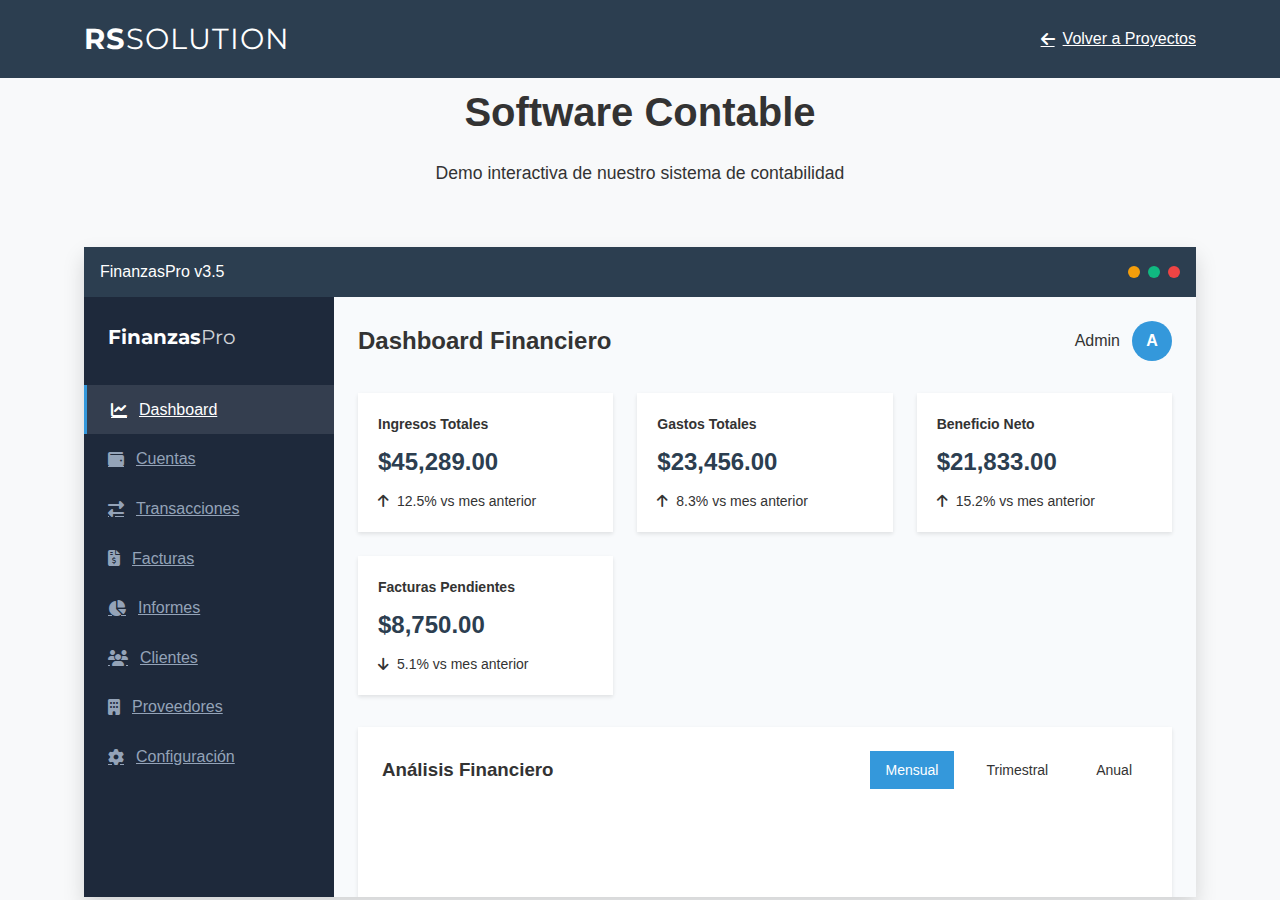
<file: demos/software-contable/index.html>
<!DOCTYPE html>
<html lang="es">
<head>
    <meta charset="UTF-8">
    <meta name="viewport" content="width=device-width, initial-scale=1.0">
    <title>Demo - Software Contable | RS SOLUTION</title>
    <link rel="stylesheet" href="../../css/styles.css">
    <link rel="stylesheet" href="https://cdnjs.cloudflare.com/ajax/libs/font-awesome/6.4.0/css/all.min.css">
    <link href="https://fonts.googleapis.com/css2?family=Roboto:wght@300;400;500;700&family=Montserrat:wght@400;500;600;700&display=swap" rel="stylesheet">
    <style>
        .demo-header {
            background-color: var(--dark-color);
            color: white;
            padding: 1rem 0;
            position: fixed;
            width: 100%;
            top: 0;
            z-index: 1000;
        }
        .demo-header .container {
            display: flex;
            justify-content: space-between;
            align-items: center;
        }
        .demo-content {
            padding-top: 80px;
            min-height: 100vh;
        }
        .demo-back {
            display: flex;
            align-items: center;
            gap: 0.5rem;
            color: white;
            font-weight: 500;
        }
        .desktop-app {
            background-color: #f8fafc;
            border-radius: var(--border-radius);
            box-shadow: var(--shadow-lg);
            overflow: hidden;
            margin: 2rem 0;
        }
        .app-titlebar {
            background-color: var(--dark-color);
            color: white;
            padding: 0.75rem 1rem;
            display: flex;
            justify-content: space-between;
            align-items: center;
        }
        .window-controls {
            display: flex;
            gap: 0.5rem;
        }
        .window-control {
            width: 12px;
            height: 12px;
            border-radius: 50%;
        }
        .control-close {
            background-color: #ef4444;
        }
        .control-minimize {
            background-color: #f59e0b;
        }
        .control-maximize {
            background-color: #10b981;
        }
        .app-sidebar {
            width: 250px;
            background-color: #1e293b;
            color: white;
            padding: 1.5rem 0;
            height: 600px;
            float: left;
        }
        .app-logo {
            padding: 0 1.5rem;
            margin-bottom: 2rem;
            font-family: 'Montserrat', sans-serif;
            font-weight: 700;
            font-size: 1.25rem;
        }
        .app-logo span {
            font-weight: 400;
            opacity: 0.8;
        }
        .sidebar-menu {
            display: flex;
            flex-direction: column;
        }
        .menu-item {
            display: flex;
            align-items: center;
            gap: 0.75rem;
            padding: 0.75rem 1.5rem;
            color: #94a3b8;
            transition: var(--transition);
        }
        .menu-item.active {
            background-color: rgba(255, 255, 255, 0.1);
            color: white;
            border-left: 3px solid var(--primary-color);
        }
        .menu-item:hover {
            background-color: rgba(255, 255, 255, 0.05);
            color: white;
        }
        .app-main {
            margin-left: 250px;
            padding: 1.5rem;
            height: 600px;
            overflow-y: auto;
        }
        .app-header {
            display: flex;
            justify-content: space-between;
            align-items: center;
            margin-bottom: 2rem;
        }
        .user-profile {
            display: flex;
            align-items: center;
            gap: 0.75rem;
        }
        .user-avatar {
            width: 40px;
            height: 40px;
            border-radius: 50%;
            background-color: var(--primary-color);
            color: white;
            display: flex;
            align-items: center;
            justify-content: center;
            font-weight: 600;
        }
        .financial-summary {
            display: grid;
            grid-template-columns: repeat(auto-fit, minmax(200px, 1fr));
            gap: 1.5rem;
            margin-bottom: 2rem;
        }
        .finance-card {
            background-color: white;
            border-radius: var(--border-radius);
            padding: 1.25rem;
            box-shadow: var(--shadow-sm);
        }
        .finance-card h3 {
            font-size: 0.875rem;
            color: var(--gray-color);
            margin-bottom: 0.5rem;
        }
        .finance-card .amount {
            font-size: 1.5rem;
            font-weight: 700;
            color: var(--dark-color);
            margin-bottom: 0.5rem;
        }
        .finance-card .trend {
            display: flex;
            align-items: center;
            gap: 0.5rem;
            font-size: 0.875rem;
        }
        .trend-up {
            color: var(--success-color);
        }
        .trend-down {
            color: var(--danger-color);
        }
        .chart-container {
            background-color: white;
            border-radius: var(--border-radius);
            padding: 1.5rem;
            box-shadow: var(--shadow-sm);
            margin-bottom: 2rem;
        }
        .chart-header {
            display: flex;
            justify-content: space-between;
            align-items: center;
            margin-bottom: 1.5rem;
        }
        .chart-tabs {
            display: flex;
            gap: 1rem;
        }
        .chart-tab {
            padding: 0.5rem 1rem;
            border-radius: var(--border-radius);
            font-size: 0.875rem;
            cursor: pointer;
        }
        .chart-tab.active {
            background-color: var(--primary-color);
            color: white;
        }
        .chart {
            height: 250px;
            background-image: url('https://i.imgur.com/ZZSgQYV.png');
            background-size: contain;
            background-position: center;
            background-repeat: no-repeat;
        }
        .recent-transactions {
            background-color: white;
            border-radius: var(--border-radius);
            padding: 1.5rem;
            box-shadow: var(--shadow-sm);
        }
        .transactions-header {
            display: flex;
            justify-content: space-between;
            align-items: center;
            margin-bottom: 1.5rem;
        }
        .transaction-table {
            width: 100%;
            border-collapse: collapse;
        }
        .transaction-table th {
            text-align: left;
            padding: 0.75rem 1rem;
            border-bottom: 1px solid var(--border-color);
            color: var(--gray-color);
            font-weight: 500;
            font-size: 0.875rem;
        }
        .transaction-table td {
            padding: 0.75rem 1rem;
            border-bottom: 1px solid var(--border-color);
        }
        .transaction-type {
            display: inline-block;
            padding: 0.25rem 0.5rem;
            border-radius: 4px;
            font-size: 0.75rem;
            font-weight: 500;
        }
        .type-income {
            background-color: #dcfce7;
            color: #16a34a;
        }
        .type-expense {
            background-color: #fee2e2;
            color: #dc2626;
        }
    </style>
</head>
<body>
    <header class="demo-header">
        <div class="container">
            <div class="logo">
                <h1>RS<span>SOLUTION</span></h1>
            </div>
            <a href="../../index.html#proyectos" class="demo-back">
                <i class="fas fa-arrow-left"></i> Volver a Proyectos
            </a>
        </div>
    </header>

    <div class="demo-content">
        <div class="container">
            <div class="section-header">
                <h2>Software Contable</h2>
                <p>Demo interactiva de nuestro sistema de contabilidad</p>
            </div>

            <div class="desktop-app">
                <div class="app-titlebar">
                    <div>FinanzasPro v3.5</div>
                    <div class="window-controls">
                        <div class="window-control control-minimize"></div>
                        <div class="window-control control-maximize"></div>
                        <div class="window-control control-close"></div>
                    </div>
                </div>
                <div class="app-sidebar">
                    <div class="app-logo">Finanzas<span>Pro</span></div>
                    <div class="sidebar-menu">
                        <a href="#" class="menu-item active">
                            <i class="fas fa-chart-line"></i>
                            <span>Dashboard</span>
                        </a>
                        <a href="#" class="menu-item">
                            <i class="fas fa-wallet"></i>
                            <span>Cuentas</span>
                        </a>
                        <a href="#" class="menu-item">
                            <i class="fas fa-exchange-alt"></i>
                            <span>Transacciones</span>
                        </a>
                        <a href="#" class="menu-item">
                            <i class="fas fa-file-invoice-dollar"></i>
                            <span>Facturas</span>
                        </a>
                        <a href="#" class="menu-item">
                            <i class="fas fa-chart-pie"></i>
                            <span>Informes</span>
                        </a>
                        <a href="#" class="menu-item">
                            <i class="fas fa-users"></i>
                            <span>Clientes</span>
                        </a>
                        <a href="#" class="menu-item">
                            <i class="fas fa-building"></i>
                            <span>Proveedores</span>
                        </a>
                        <a href="#" class="menu-item">
                            <i class="fas fa-cog"></i>
                            <span>Configuración</span>
                        </a>
                    </div>
                </div>
                <div class="app-main">
                    <div class="app-header">
                        <h2>Dashboard Financiero</h2>
                        <div class="user-profile">
                            <span>Admin</span>
                            <div class="user-avatar">A</div>
                        </div>
                    </div>

                    <div class="financial-summary">
                        <div class="finance-card">
                            <h3>Ingresos Totales</h3>
                            <div class="amount">$45,289.00</div>
                            <div class="trend trend-up">
                                <i class="fas fa-arrow-up"></i>
                                <span>12.5% vs mes anterior</span>
                            </div>
                        </div>
                        <div class="finance-card">
                            <h3>Gastos Totales</h3>
                            <div class="amount">$23,456.00</div>
                            <div class="trend trend-down">
                                <i class="fas fa-arrow-up"></i>
                                <span>8.3% vs mes anterior</span>
                            </div>
                        </div>
                        <div class="finance-card">
                            <h3>Beneficio Neto</h3>
                            <div class="amount">$21,833.00</div>
                            <div class="trend trend-up">
                                <i class="fas fa-arrow-up"></i>
                                <span>15.2% vs mes anterior</span>
                            </div>
                        </div>
                        <div class="finance-card">
                            <h3>Facturas Pendientes</h3>
                            <div class="amount">$8,750.00</div>
                            <div class="trend trend-down">
                                <i class="fas fa-arrow-down"></i>
                                <span>5.1% vs mes anterior</span>
                            </div>
                        </div>
                    </div>

                    <div class="chart-container">
                        <div class="chart-header">
                            <h3>Análisis Financiero</h3>
                            <div class="chart-tabs">
                                <div class="chart-tab active">Mensual</div>
                                <div class="chart-tab">Trimestral</div>
                                <div class="chart-tab">Anual</div>
                            </div>
                        </div>
                        <div class="chart"></div>
                    </div>

                    <div class="recent-transactions">
                        <div class="transactions-header">
                            <h3>Transacciones Recientes</h3>
                            <a href="#" class="btn btn-outline">Ver Todas</a>
                        </div>
                        <table class="transaction-table">
                            <thead>
                                <tr>
                                    <th>Fecha</th>
                                    <th>Descripción</th>
                                    <th>Categoría</th>
                                    <th>Tipo</th>
                                    <th>Monto</th>
                                </tr>
                            </thead>
                            <tbody>
                                <tr>
                                    <td>15/06/2023</td>
                                    <td>Pago de Cliente ABC</td>
                                    <td>Ventas</td>
                                    <td><span class="transaction-type type-income">Ingreso</span></td>
                                    <td>$2,500.00</td>
                                </tr>
                                <tr>
                                    <td>14/06/2023</td>
                                    <td>Pago de Alquiler</td>
                                    <td>Oficina</td>
                                    <td><span class="transaction-type type-expense">Gasto</span></td>
                                    <td>$1,200.00</td>
                                </tr>
                                <tr>
                                    <td>12/06/2023</td>
                                    <td>Factura Proveedor XYZ</td>
                                    <td>Suministros</td>
                                    <td><span class="transaction-type type-expense">Gasto</span></td>
                                    <td>$850.00</td>
                                </tr>
                                <tr>
                                    <td>10/06/2023</td>
                                    <td>Pago de Cliente DEF</td>
                                    <td>Servicios</td>
                                    <td><span class="transaction-type type-income">Ingreso</span></td>
                                    <td>$3,750.00</td>
                                </tr>
                                <tr>
                                    <td>08/06/2023</td>
                                    <td>Nómina Empleados</td>
                                    <td>Personal</td>
                                    <td><span class="transaction-type type-expense">Gasto</span></td>
                                    <td>$5,400.00</td>
                                </tr>
                            </tbody>
                        </table>
                    </div>
                </div>
            </div>
        </div>
    </div>

    <script>
        // Simple interactivity for the demo
        document.addEventListener('DOMContentLoaded', function() {
            // Chart tabs
            const chartTabs = document.querySelectorAll('.chart-tab');
            chartTabs.forEach(tab => {
                tab.addEventListener('click', function() {
                    chartTabs.forEach(t => t.classList.remove('active'));
                    this.classList.add('active');
                    
                    // Cambiar el gráfico según la pestaña seleccionada
                    const chartType = this.textContent.trim();
                    updateChart(chartType);
                });
            });

            // Menu items
            const menuItems = document.querySelectorAll('.menu-item');
            const appMain = document.querySelector('.app-main');
            const originalContent = appMain.innerHTML;
            
            menuItems.forEach(item => {
                item.addEventListener('click', function(e) {
                    e.preventDefault();
                    menuItems.forEach(i => i.classList.remove('active'));
                    this.classList.add('active');
                    
                    // Cambiar el contenido según el menú seleccionado
                    const menuText = this.querySelector('span').textContent.trim();
                    changeView(menuText, appMain, originalContent);
                });
            });
            
            // Inicializar gráfico
            initializeChart();
            
            // Hacer las tarjetas financieras interactivas
            const financeCards = document.querySelectorAll('.finance-card');
            financeCards.forEach(card => {
                card.addEventListener('click', function() {
                    showDetailModal(this);
                });
            });
            
            // Hacer las filas de transacciones interactivas
            const transactionRows = document.querySelectorAll('.transaction-table tbody tr');
            transactionRows.forEach(row => {
                row.addEventListener('click', function() {
                    showTransactionDetail(this);
                });
                row.style.cursor = 'pointer';
            });
            
            // Botón "Ver Todas" en transacciones
            const viewAllBtn = document.querySelector('.transactions-header .btn');
            viewAllBtn.addEventListener('click', function(e) {
                e.preventDefault();
                showAllTransactions();
            });
            
            // Controles de ventana
            const closeBtn = document.querySelector('.control-close');
            const minimizeBtn = document.querySelector('.control-minimize');
            const maximizeBtn = document.querySelector('.control-maximize');
            
            closeBtn.addEventListener('click', function() {
                alert('Esta es una demo. En una aplicación real, este botón cerraría la aplicación.');
            });
            
            minimizeBtn.addEventListener('click', function() {
                const desktopApp = document.querySelector('.desktop-app');
                if (desktopApp.style.opacity !== '0.5') {
                    desktopApp.style.opacity = '0.5';
                    setTimeout(() => {
                        desktopApp.style.opacity = '1';
                    }, 1500);
                }
            });
            
            maximizeBtn.addEventListener('click', function() {
                const desktopApp = document.querySelector('.desktop-app');
                if (desktopApp.style.transform !== 'scale(1.05)') {
                    desktopApp.style.transition = 'transform 0.3s ease';
                    desktopApp.style.transform = 'scale(1.05)';
                    setTimeout(() => {
                        desktopApp.style.transform = 'scale(1)';
                    }, 300);
                }
            });
            
            // Funciones para cambiar vistas
            function changeView(viewName, mainContainer, dashboardContent) {
                // Efecto de transición
                mainContainer.style.opacity = '0';
                
                setTimeout(() => {
                    switch(viewName) {
                        case 'Dashboard':
                            mainContainer.innerHTML = dashboardContent;
                            // Reinicializar eventos después de restaurar el contenido
                            initializeEvents();
                            break;
                        case 'Cuentas':
                            mainContainer.innerHTML = generateAccountsView();
                            break;
                        case 'Transacciones':
                            mainContainer.innerHTML = generateTransactionsView();
                            break;
                        case 'Facturas':
                            mainContainer.innerHTML = generateInvoicesView();
                            break;
                        case 'Informes':
                            mainContainer.innerHTML = generateReportsView();
                            break;
                        case 'Clientes':
                            mainContainer.innerHTML = generateClientsView();
                            break;
                        case 'Proveedores':
                            mainContainer.innerHTML = generateSuppliersView();
                            break;
                        case 'Configuración':
                            mainContainer.innerHTML = generateSettingsView();
                            break;
                        default:
                            mainContainer.innerHTML = dashboardContent;
                    }
                    
                    mainContainer.style.opacity = '1';
                    
                    // Inicializar eventos específicos para cada vista
                    if (viewName === 'Transacciones') {
                        initializeTransactionEvents();
                    } else if (viewName === 'Facturas') {
                        initializeInvoiceEvents();
                    } else if (viewName === 'Cuentas') {
                        initializeAccountEvents();
                    }
                }, 300);
            }
            
            function initializeEvents() {
                // Reinicializar gráfico
                initializeChart();
                
                // Reinicializar eventos de tarjetas financieras
                const financeCards = document.querySelectorAll('.finance-card');
                financeCards.forEach(card => {
                    card.addEventListener('click', function() {
                        showDetailModal(this);
                    });
                });
                
                // Reinicializar eventos de filas de transacciones
                const transactionRows = document.querySelectorAll('.transaction-table tbody tr');
                transactionRows.forEach(row => {
                    row.addEventListener('click', function() {
                        showTransactionDetail(this);
                    });
                    row.style.cursor = 'pointer';
                });
                
                // Reinicializar eventos de pestañas de gráficos
                const chartTabs = document.querySelectorAll('.chart-tab');
                chartTabs.forEach(tab => {
                    tab.addEventListener('click', function() {
                        chartTabs.forEach(t => t.classList.remove('active'));
                        this.classList.add('active');
                        
                        // Cambiar el gráfico según la pestaña seleccionada
                        const chartType = this.textContent.trim();
                        updateChart(chartType);
                    });
                });
                
                // Reinicializar botón "Ver Todas"
                const viewAllBtn = document.querySelector('.transactions-header .btn');
                if (viewAllBtn) {
                    viewAllBtn.addEventListener('click', function(e) {
                        e.preventDefault();
                        showAllTransactions();
                    });
                }
            }
            
            // Funciones para generar vistas
            function generateAccountsView() {
                return `
                    <div class="app-header">
                        <h2>Cuentas Bancarias</h2>
                        <div class="user-profile">
                            <span>Admin</span>
                            <div class="user-avatar">A</div>
                        </div>
                    </div>
                    
                    <div class="accounts-container">
                        <div class="accounts-header" style="display: flex; justify-content: space-between; margin-bottom: 1.5rem;">
                            <h3>Mis Cuentas</h3>
                            <button class="btn btn-primary" style="background-color: var(--primary-color); color: white; padding: 0.5rem 1rem; border-radius: 4px; border: none; cursor: pointer;">+ Nueva Cuenta</button>
                        </div>
                        
                        <div class="accounts-grid" style="display: grid; grid-template-columns: repeat(auto-fill, minmax(300px, 1fr)); gap: 1.5rem;">
                            <div class="account-card" style="background-color: white; border-radius: var(--border-radius); padding: 1.5rem; box-shadow: var(--shadow-sm); cursor: pointer;">
                                <div style="display: flex; justify-content: space-between; margin-bottom: 1rem;">
                                    <div style="font-weight: 600; color: var(--dark-color);">Cuenta Principal</div>
                                    <div style="color: var(--gray-color);">Banco Nacional</div>
                                </div>
                                <div style="font-size: 1.5rem; font-weight: 700; margin-bottom: 1rem;">$34,567.89</div>
                                <div style="color: var(--gray-color); font-size: 0.875rem;">**** **** **** 4589</div>
                            </div>
                            
                            <div class="account-card" style="background-color: white; border-radius: var(--border-radius); padding: 1.5rem; box-shadow: var(--shadow-sm); cursor: pointer;">
                                <div style="display: flex; justify-content: space-between; margin-bottom: 1rem;">
                                    <div style="font-weight: 600; color: var(--dark-color);">Cuenta de Ahorros</div>
                                    <div style="color: var(--gray-color);">Banco Comercial</div>
                                </div>
                                <div style="font-size: 1.5rem; font-weight: 700; margin-bottom: 1rem;">$12,345.67</div>
                                <div style="color: var(--gray-color); font-size: 0.875rem;">**** **** **** 7823</div>
                            </div>
                            
                            <div class="account-card" style="background-color: white; border-radius: var(--border-radius); padding: 1.5rem; box-shadow: var(--shadow-sm); cursor: pointer;">
                                <div style="display: flex; justify-content: space-between; margin-bottom: 1rem;">
                                    <div style="font-weight: 600; color: var(--dark-color);">Cuenta de Inversiones</div>
                                    <div style="color: var(--gray-color);">Banco Internacional</div>
                                </div>
                                <div style="font-size: 1.5rem; font-weight: 700; margin-bottom: 1rem;">$78,901.23</div>
                                <div style="color: var(--gray-color); font-size: 0.875rem;">**** **** **** 1456</div>
                            </div>
                        </div>
                        
                        <div style="margin-top: 2rem;">
                            <h3 style="margin-bottom: 1rem;">Movimientos Recientes</h3>
                            <table class="transaction-table">
                                <thead>
                                    <tr>
                                        <th>Fecha</th>
                                        <th>Descripción</th>
                                        <th>Cuenta</th>
                                        <th>Monto</th>
                                        <th>Saldo</th>
                                    </tr>
                                </thead>
                                <tbody>
                                    <tr>
                                        <td>18/06/2023</td>
                                        <td>Transferencia Recibida</td>
                                        <td>Cuenta Principal</td>
                                        <td style="color: #16a34a;">+$1,500.00</td>
                                        <td>$34,567.89</td>
                                    </tr>
                                    <tr>
                                        <td>17/06/2023</td>
                                        <td>Pago de Servicios</td>
                                        <td>Cuenta Principal</td>
                                        <td style="color: #dc2626;">-$250.00</td>
                                        <td>$33,067.89</td>
                                    </tr>
                                    <tr>
                                        <td>15/06/2023</td>
                                        <td>Depósito</td>
                                        <td>Cuenta de Ahorros</td>
                                        <td style="color: #16a34a;">+$2,000.00</td>
                                        <td>$12,345.67</td>
                                    </tr>
                                </tbody>
                            </table>
                        </div>
                    </div>
                `;
            }
            
            function generateTransactionsView() {
                return `
                    <div class="app-header">
                        <h2>Transacciones</h2>
                        <div class="user-profile">
                            <span>Admin</span>
                            <div class="user-avatar">A</div>
                        </div>
                    </div>
                    
                    <div class="transactions-filters" style="display: flex; gap: 1rem; margin-bottom: 1.5rem;">
                        <div style="flex: 1;">
                            <input type="text" placeholder="Buscar transacciones..." style="width: 100%; padding: 0.75rem; border: 1px solid var(--border-color); border-radius: 4px;">
                        </div>
                        <div>
                            <select style="padding: 0.75rem; border: 1px solid var(--border-color); border-radius: 4px;">
                                <option>Todos los tipos</option>
                                <option>Ingresos</option>
                                <option>Gastos</option>
                            </select>
                        </div>
                        <div>
                            <select style="padding: 0.75rem; border: 1px solid var(--border-color); border-radius: 4px;">
                                <option>Todas las categorías</option>
                                <option>Ventas</option>
                                <option>Oficina</option>
                                <option>Suministros</option>
                                <option>Servicios</option>
                                <option>Personal</option>
                            </select>
                        </div>
                        <button class="btn btn-primary" style="background-color: var(--primary-color); color: white; padding: 0.5rem 1rem; border-radius: 4px; border: none; cursor: pointer;">+ Nueva Transacción</button>
                    </div>
                    
                    <div class="transactions-list" style="background-color: white; border-radius: var(--border-radius); padding: 1.5rem; box-shadow: var(--shadow-sm);">
                        <table class="transaction-table">
                            <thead>
                                <tr>
                                    <th>Fecha</th>
                                    <th>Descripción</th>
                                    <th>Categoría</th>
                                    <th>Tipo</th>
                                    <th>Monto</th>
                                    <th>Acciones</th>
                                </tr>
                            </thead>
                            <tbody>
                                <tr>
                                    <td>20/06/2023</td>
                                    <td>Venta de Servicios Premium</td>
                                    <td>Ventas</td>
                                    <td><span class="transaction-type type-income">Ingreso</span></td>
                                    <td>$4,200.00</td>
                                    <td>
                                        <div style="display: flex; gap: 0.5rem;">
                                            <button class="edit-transaction" style="background: none; border: none; color: var(--primary-color); cursor: pointer;"><i class="fas fa-edit"></i></button>
                                            <button class="delete-transaction" style="background: none; border: none; color: #dc2626; cursor: pointer;"><i class="fas fa-trash"></i></button>
                                        </div>
                                    </td>
                                </tr>
                                <tr>
                                    <td>18/06/2023</td>
                                    <td>Compra de Equipos</td>
                                    <td>Oficina</td>
                                    <td><span class="transaction-type type-expense">Gasto</span></td>
                                    <td>$1,800.00</td>
                                    <td>
                                        <div style="display: flex; gap: 0.5rem;">
                                            <button class="edit-transaction" style="background: none; border: none; color: var(--primary-color); cursor: pointer;"><i class="fas fa-edit"></i></button>
                                            <button class="delete-transaction" style="background: none; border: none; color: #dc2626; cursor: pointer;"><i class="fas fa-trash"></i></button>
                                        </div>
                                    </td>
                                </tr>
                                <tr>
                                    <td>15/06/2023</td>
                                    <td>Pago de Cliente ABC</td>
                                    <td>Ventas</td>
                                    <td><span class="transaction-type type-income">Ingreso</span></td>
                                    <td>$2,500.00</td>
                                    <td>
                                        <div style="display: flex; gap: 0.5rem;">
                                            <button class="edit-transaction" style="background: none; border: none; color: var(--primary-color); cursor: pointer;"><i class="fas fa-edit"></i></button>
                                            <button class="delete-transaction" style="background: none; border: none; color: #dc2626; cursor: pointer;"><i class="fas fa-trash"></i></button>
                                        </div>
                                    </td>
                                </tr>
                                <tr>
                                    <td>14/06/2023</td>
                                    <td>Pago de Alquiler</td>
                                    <td>Oficina</td>
                                    <td><span class="transaction-type type-expense">Gasto</span></td>
                                    <td>$1,200.00</td>
                                    <td>
                                        <div style="display: flex; gap: 0.5rem;">
                                            <button class="edit-transaction" style="background: none; border: none; color: var(--primary-color); cursor: pointer;"><i class="fas fa-edit"></i></button>
                                            <button class="delete-transaction" style="background: none; border: none; color: #dc2626; cursor: pointer;"><i class="fas fa-trash"></i></button>
                                        </div>
                                    </td>
                                </tr>
                                <tr>
                                    <td>12/06/2023</td>
                                    <td>Factura Proveedor XYZ</td>
                                    <td>Suministros</td>
                                    <td><span class="transaction-type type-expense">Gasto</span></td>
                                    <td>$850.00</td>
                                    <td>
                                        <div style="display: flex; gap: 0.5rem;">
                                            <button class="edit-transaction" style="background: none; border: none; color: var(--primary-color); cursor: pointer;"><i class="fas fa-edit"></i></button>
                                            <button class="delete-transaction" style="background: none; border: none; color: #dc2626; cursor: pointer;"><i class="fas fa-trash"></i></button>
                                        </div>
                                    </td>
                                </tr>
                                <tr>
                                    <td>10/06/2023</td>
                                    <td>Pago de Cliente DEF</td>
                                    <td>Servicios</td>
                                    <td><span class="transaction-type type-income">Ingreso</span></td>
                                    <td>$3,750.00</td>
                                    <td>
                                        <div style="display: flex; gap: 0.5rem;">
                                            <button class="edit-transaction" style="background: none; border: none; color: var(--primary-color); cursor: pointer;"><i class="fas fa-edit"></i></button>
                                            <button class="delete-transaction" style="background: none; border: none; color: #dc2626; cursor: pointer;"><i class="fas fa-trash"></i></button>
                                        </div>
                                    </td>
                                </tr>
                                <tr>
                                    <td>08/06/2023</td>
                                    <td>Nómina Empleados</td>
                                    <td>Personal</td>
                                    <td><span class="transaction-type type-expense">Gasto</span></td>
                                    <td>$5,400.00</td>
                                    <td>
                                        <div style="display: flex; gap: 0.5rem;">
                                            <button class="edit-transaction" style="background: none; border: none; color: var(--primary-color); cursor: pointer;"><i class="fas fa-edit"></i></button>
                                            <button class="delete-transaction" style="background: none; border: none; color: #dc2626; cursor: pointer;"><i class="fas fa-trash"></i></button>
                                        </div>
                                    </td>
                                </tr>
                            </tbody>
                        </table>
                        
                        <div style="display: flex; justify-content: space-between; align-items: center; margin-top: 1.5rem;">
                            <div>Mostrando 1-7 de 24 transacciones</div>
                            <div style="display: flex; gap: 0.5rem;">
                                <button style="width: 30px; height: 30px; display: flex; align-items: center; justify-content: center; border-radius: 4px; border: 1px solid var(--border-color); background: none; cursor: pointer;"><i class="fas fa-chevron-left"></i></button>
                                <button style="width: 30px; height: 30px; display: flex; align-items: center; justify-content: center; border-radius: 4px; border: 1px solid var(--border-color); background: var(--primary-color); color: white; cursor: pointer;">1</button>
                                <button style="width: 30px; height: 30px; display: flex; align-items: center; justify-content: center; border-radius: 4px; border: 1px solid var(--border-color); background: none; cursor: pointer;">2</button>
                                <button style="width: 30px; height: 30px; display: flex; align-items: center; justify-content: center; border-radius: 4px; border: 1px solid var(--border-color); background: none; cursor: pointer;">3</button>
                                <button style="width: 30px; height: 30px; display: flex; align-items: center; justify-content: center; border-radius: 4px; border: 1px solid var(--border-color); background: none; cursor: pointer;"><i class="fas fa-chevron-right"></i></button>
                            </div>
                        </div>
                    </div>
                `;
            }
            
            function generateInvoicesView() {
                return `
                    <div class="app-header">
                        <h2>Facturas</h2>
                        <div class="user-profile">
                            <span>Admin</span>
                            <div class="user-avatar">A</div>
                        </div>
                    </div>
                    
                    <div class="invoices-tabs" style="display: flex; gap: 1rem; margin-bottom: 1.5rem;">
                        <div class="invoice-tab active" style="padding: 0.75rem 1.5rem; background-color: var(--primary-color); color: white; border-radius: 4px; cursor: pointer;">Emitidas</div>
                        <div class="invoice-tab" style="padding: 0.75rem 1.5rem; background-color: #f1f5f9; border-radius: 4px; cursor: pointer;">Recibidas</div>
                        <div class="invoice-tab" style="padding: 0.75rem 1.5rem; background-color: #f1f5f9; border-radius: 4px; cursor: pointer;">Pendientes</div>
                        <div class="invoice-tab" style="padding: 0.75rem 1.5rem; background-color: #f1f5f9; border-radius: 4px; cursor: pointer;">Pagadas</div>
                        <button class="btn btn-primary" style="margin-left: auto; background-color: var(--primary-color); color: white; padding: 0.5rem 1rem; border-radius: 4px; border: none; cursor: pointer;">+ Nueva Factura</button>
                    </div>
                    
                    <div class="invoices-list" style="background-color: white; border-radius: var(--border-radius); padding: 1.5rem; box-shadow: var(--shadow-sm);">
                        <table class="transaction-table">
                            <thead>
                                <tr>
                                    <th>Nº Factura</th>
                                    <th>Cliente</th>
                                    <th>Fecha Emisión</th>
                                    <th>Fecha Vencimiento</th>
                                    <th>Estado</th>
                                    <th>Monto</th>
                                    <th>Acciones</th>
                                </tr>
                            </thead>
                            <tbody>
                                <tr>
                                    <td>FAC-2023-001</td>
                                    <td>Cliente ABC S.A.</td>
                                    <td>20/06/2023</td>
                                    <td>20/07/2023</td>
                                    <td><span style="display: inline-block; padding: 0.25rem 0.5rem; border-radius: 4px; font-size: 0.75rem; font-weight: 500; background-color: #fee2e2; color: #dc2626;">Pendiente</span></td>
                                    <td>$4,200.00</td>
                                    <td>
                                        <div style="display: flex; gap: 0.5rem;">
                                            <button style="background: none; border: none; color: var(--primary-color); cursor: pointer;"><i class="fas fa-eye"></i></button>
                                            <button style="background: none; border: none; color: var(--primary-color); cursor: pointer;"><i class="fas fa-edit"></i></button>
                                            <button style="background: none; border: none; color: #dc2626; cursor: pointer;"><i class="fas fa-trash"></i></button>
                                        </div>
                                    </td>
                                </tr>
                                <tr>
                                    <td>FAC-2023-002</td>
                                    <td>Empresa XYZ Ltda.</td>
                                    <td>15/06/2023</td>
                                    <td>15/07/2023</td>
                                    <td><span style="display: inline-block; padding: 0.25rem 0.5rem; border-radius: 4px; font-size: 0.75rem; font-weight: 500; background-color: #dcfce7; color: #16a34a;">Pagada</span></td>
                                    <td>$2,500.00</td>
                                    <td>
                                        <div style="display: flex; gap: 0.5rem;">
                                            <button style="background: none; border: none; color: var(--primary-color); cursor: pointer;"><i class="fas fa-eye"></i></button>
                                            <button style="background: none; border: none; color: var(--primary-color); cursor: pointer;"><i class="fas fa-edit"></i></button>
                                            <button style="background: none; border: none; color: #dc2626; cursor: pointer;"><i class="fas fa-trash"></i></button>
                                        </div>
                                    </td>
                                </tr>
                                <tr>
                                    <td>FAC-2023-003</td>
                                    <td>Corporación DEF</td>
                                    <td>10/06/2023</td>
                                    <td>10/07/2023</td>
                                    <td><span style="display: inline-block; padding: 0.25rem 0.5rem; border-radius: 4px; font-size: 0.75rem; font-weight: 500; background-color: #dcfce7; color: #16a34a;">Pagada</span></td>
                                    <td>$3,750.00</td>
                                    <td>
                                        <div style="display: flex; gap: 0.5rem;">
                                            <button style="background: none; border: none; color: var(--primary-color); cursor: pointer;"><i class="fas fa-eye"></i></button>
                                            <button style="background: none; border: none; color: var(--primary-color); cursor: pointer;"><i class="fas fa-edit"></i></button>
                                            <button style="background: none; border: none; color: #dc2626; cursor: pointer;"><i class="fas fa-trash"></i></button>
                                        </div>
                                    </td>
                                </tr>
                                <tr>
                                    <td>FAC-2023-004</td>
                                    <td>Industrias GHI</td>
                                    <td>05/06/2023</td>
                                    <td>05/07/2023</td>
                                    <td><span style="display: inline-block; padding: 0.25rem 0.5rem; border-radius: 4px; font-size: 0.75rem; font-weight: 500; background-color: #fee2e2; color: #dc2626;">Pendiente</span></td>
                                    <td>$1,850.00</td>
                                    <td>
                                        <div style="display: flex; gap: 0.5rem;">
                                            <button style="background: none; border: none; color: var(--primary-color); cursor: pointer;"><i class="fas fa-eye"></i></button>
                                            <button style="background: none; border: none; color: var(--primary-color); cursor: pointer;"><i class="fas fa-edit"></i></button>
                                            <button style="background: none; border: none; color: #dc2626; cursor: pointer;"><i class="fas fa-trash"></i></button>
                                        </div>
                                    </td>
                                </tr>
                                <tr>
                                                                        <td>FAC-2023-005</td>
                                    <td>Consultora JKL</td>
                                    <td>01/06/2023</td>
                                    <td>01/07/2023</td>
                                    <td><span style="display: inline-block; padding: 0.25rem 0.5rem; border-radius: 4px; font-size: 0.75rem; font-weight: 500; background-color: #fee2e2; color: #dc2626;">Pendiente</span></td>
                                    <td>$950.00</td>
                                    <td>
                                        <div style="display: flex; gap: 0.5rem;">
                                            <button style="background: none; border: none; color: var(--primary-color); cursor: pointer;"><i class="fas fa-eye"></i></button>
                                            <button style="background: none; border: none; color: var(--primary-color); cursor: pointer;"><i class="fas fa-edit"></i></button>
                                            <button style="background: none; border: none; color: #dc2626; cursor: pointer;"><i class="fas fa-trash"></i></button>
                                        </div>
                                    </td>
                                </tr>
                            </tbody>
                        </table>
                        
                        <div style="display: flex; justify-content: space-between; align-items: center; margin-top: 1.5rem;">
                            <div>Mostrando 1-5 de 15 facturas</div>
                            <div style="display: flex; gap: 0.5rem;">
                                <button style="width: 30px; height: 30px; display: flex; align-items: center; justify-content: center; border-radius: 4px; border: 1px solid var(--border-color); background: none; cursor: pointer;"><i class="fas fa-chevron-left"></i></button>
                                <button style="width: 30px; height: 30px; display: flex; align-items: center; justify-content: center; border-radius: 4px; border: 1px solid var(--border-color); background: var(--primary-color); color: white; cursor: pointer;">1</button>
                                <button style="width: 30px; height: 30px; display: flex; align-items: center; justify-content: center; border-radius: 4px; border: 1px solid var(--border-color); background: none; cursor: pointer;">2</button>
                                <button style="width: 30px; height: 30px; display: flex; align-items: center; justify-content: center; border-radius: 4px; border: 1px solid var(--border-color); background: none; cursor: pointer;">3</button>
                                <button style="width: 30px; height: 30px; display: flex; align-items: center; justify-content: center; border-radius: 4px; border: 1px solid var(--border-color); background: none; cursor: pointer;"><i class="fas fa-chevron-right"></i></button>
                            </div>
                        </div>
                    </div>
                `;
            }
            
            function generateReportsView() {
                return `
                    <div class="app-header">
                        <h2>Informes Financieros</h2>
                        <div class="user-profile">
                            <span>Admin</span>
                            <div class="user-avatar">A</div>
                        </div>
                    </div>
                    
                    <div class="reports-container">
                        <div class="reports-filters" style="display: flex; gap: 1rem; margin-bottom: 1.5rem;">
                            <div>
                                <select style="padding: 0.75rem; border: 1px solid var(--border-color); border-radius: 4px;">
                                    <option>Tipo de Informe</option>
                                    <option>Balance General</option>
                                    <option>Estado de Resultados</option>
                                    <option>Flujo de Efectivo</option>
                                    <option>Impuestos</option>
                                    <option>Ventas</option>
                                </select>
                            </div>
                            <div>
                                <select style="padding: 0.75rem; border: 1px solid var(--border-color); border-radius: 4px;">
                                    <option>Periodo</option>
                                    <option>Este Mes</option>
                                    <option>Último Trimestre</option>
                                    <option>Este Año</option>
                                    <option>Año Anterior</option>
                                    <option>Personalizado</option>
                                </select>
                            </div>
                            <button class="btn btn-primary" style="background-color: var(--primary-color); color: white; padding: 0.5rem 1rem; border-radius: 4px; border: none; cursor: pointer;">Generar Informe</button>
                        </div>
                        
                        <div class="reports-grid" style="display: grid; grid-template-columns: repeat(auto-fill, minmax(300px, 1fr)); gap: 1.5rem;">
                            <div class="report-card" style="background-color: white; border-radius: var(--border-radius); padding: 1.5rem; box-shadow: var(--shadow-sm); cursor: pointer;">
                                <div style="display: flex; align-items: center; margin-bottom: 1rem;">
                                    <div style="width: 40px; height: 40px; border-radius: 8px; background-color: #e0f2fe; display: flex; align-items: center; justify-content: center; margin-right: 1rem;">
                                        <i class="fas fa-file-alt" style="color: var(--primary-color);"></i>
                                    </div>
                                    <div style="font-weight: 600; color: var(--dark-color);">Balance General</div>
                                </div>
                                <div style="color: var(--gray-color); font-size: 0.875rem; margin-bottom: 1rem;">Último informe generado: 15/06/2023</div>
                                <div style="display: flex; justify-content: space-between; align-items: center;">
                                    <span style="color: var(--primary-color); font-weight: 500;">Ver Informe</span>
                                    <i class="fas fa-arrow-right" style="color: var(--primary-color);"></i>
                                </div>
                            </div>
                            
                            <div class="report-card" style="background-color: white; border-radius: var(--border-radius); padding: 1.5rem; box-shadow: var(--shadow-sm); cursor: pointer;">
                                <div style="display: flex; align-items: center; margin-bottom: 1rem;">
                                    <div style="width: 40px; height: 40px; border-radius: 8px; background-color: #e0f2fe; display: flex; align-items: center; justify-content: center; margin-right: 1rem;">
                                        <i class="fas fa-chart-line" style="color: var(--primary-color);"></i>
                                    </div>
                                    <div style="font-weight: 600; color: var(--dark-color);">Estado de Resultados</div>
                                </div>
                                <div style="color: var(--gray-color); font-size: 0.875rem; margin-bottom: 1rem;">Último informe generado: 10/06/2023</div>
                                <div style="display: flex; justify-content: space-between; align-items: center;">
                                    <span style="color: var(--primary-color); font-weight: 500;">Ver Informe</span>
                                    <i class="fas fa-arrow-right" style="color: var(--primary-color);"></i>
                                </div>
                            </div>
                            
                            <div class="report-card" style="background-color: white; border-radius: var(--border-radius); padding: 1.5rem; box-shadow: var(--shadow-sm); cursor: pointer;">
                                <div style="display: flex; align-items: center; margin-bottom: 1rem;">
                                    <div style="width: 40px; height: 40px; border-radius: 8px; background-color: #e0f2fe; display: flex; align-items: center; justify-content: center; margin-right: 1rem;">
                                        <i class="fas fa-money-bill-wave" style="color: var(--primary-color);"></i>
                                    </div>
                                    <div style="font-weight: 600; color: var(--dark-color);">Flujo de Efectivo</div>
                                </div>
                                <div style="color: var(--gray-color); font-size: 0.875rem; margin-bottom: 1rem;">Último informe generado: 05/06/2023</div>
                                <div style="display: flex; justify-content: space-between; align-items: center;">
                                    <span style="color: var(--primary-color); font-weight: 500;">Ver Informe</span>
                                    <i class="fas fa-arrow-right" style="color: var(--primary-color);"></i>
                                </div>
                            </div>
                            
                            <div class="report-card" style="background-color: white; border-radius: var(--border-radius); padding: 1.5rem; box-shadow: var(--shadow-sm); cursor: pointer;">
                                <div style="display: flex; align-items: center; margin-bottom: 1rem;">
                                    <div style="width: 40px; height: 40px; border-radius: 8px; background-color: #e0f2fe; display: flex; align-items: center; justify-content: center; margin-right: 1rem;">
                                        <i class="fas fa-percentage" style="color: var(--primary-color);"></i>
                                    </div>
                                    <div style="font-weight: 600; color: var(--dark-color);">Impuestos</div>
                                </div>
                                <div style="color: var(--gray-color); font-size: 0.875rem; margin-bottom: 1rem;">Último informe generado: 01/06/2023</div>
                                <div style="display: flex; justify-content: space-between; align-items: center;">
                                    <span style="color: var(--primary-color); font-weight: 500;">Ver Informe</span>
                                    <i class="fas fa-arrow-right" style="color: var(--primary-color);"></i>
                                </div>
                            </div>
                        </div>
                        
                        <div style="margin-top: 2rem;">
                            <h3 style="margin-bottom: 1rem;">Informes Recientes</h3>
                            <table class="transaction-table">
                                <thead>
                                    <tr>
                                        <th>Nombre</th>
                                        <th>Tipo</th>
                                        <th>Periodo</th>
                                        <th>Fecha Generación</th>
                                        <th>Acciones</th>
                                    </tr>
                                </thead>
                                <tbody>
                                    <tr>
                                        <td>Balance General Junio 2023</td>
                                        <td>Balance General</td>
                                        <td>Junio 2023</td>
                                        <td>15/06/2023</td>
                                        <td>
                                            <div style="display: flex; gap: 0.5rem;">
                                                <button style="background: none; border: none; color: var(--primary-color); cursor: pointer;"><i class="fas fa-eye"></i></button>
                                                <button style="background: none; border: none; color: var(--primary-color); cursor: pointer;"><i class="fas fa-download"></i></button>
                                                <button style="background: none; border: none; color: #dc2626; cursor: pointer;"><i class="fas fa-trash"></i></button>
                                            </div>
                                        </td>
                                    </tr>
                                    <tr>
                                        <td>Estado de Resultados Q2 2023</td>
                                        <td>Estado de Resultados</td>
                                        <td>Abr-Jun 2023</td>
                                        <td>10/06/2023</td>
                                        <td>
                                            <div style="display: flex; gap: 0.5rem;">
                                                <button style="background: none; border: none; color: var(--primary-color); cursor: pointer;"><i class="fas fa-eye"></i></button>
                                                <button style="background: none; border: none; color: var(--primary-color); cursor: pointer;"><i class="fas fa-download"></i></button>
                                                <button style="background: none; border: none; color: #dc2626; cursor: pointer;"><i class="fas fa-trash"></i></button>
                                            </div>
                                        </td>
                                    </tr>
                                    <tr>
                                        <td>Flujo de Efectivo Mayo 2023</td>
                                        <td>Flujo de Efectivo</td>
                                        <td>Mayo 2023</td>
                                        <td>05/06/2023</td>
                                        <td>
                                            <div style="display: flex; gap: 0.5rem;">
                                                <button style="background: none; border: none; color: var(--primary-color); cursor: pointer;"><i class="fas fa-eye"></i></button>
                                                <button style="background: none; border: none; color: var(--primary-color); cursor: pointer;"><i class="fas fa-download"></i></button>
                                                <button style="background: none; border: none; color: #dc2626; cursor: pointer;"><i class="fas fa-trash"></i></button>
                                            </div>
                                        </td>
                                    </tr>
                                </tbody>
                            </table>
                        </div>
                    </div>
                `;
            }
            
            function generateClientsView() {
                return `
                    <div class="app-header">
                        <h2>Clientes</h2>
                        <div class="user-profile">
                            <span>Admin</span>
                            <div class="user-avatar">A</div>
                        </div>
                    </div>
                    
                    <div class="clients-container">
                        <div class="clients-header" style="display: flex; justify-content: space-between; margin-bottom: 1.5rem;">
                            <div style="flex: 1;">
                                <input type="text" placeholder="Buscar clientes..." style="width: 100%; padding: 0.75rem; border: 1px solid var(--border-color); border-radius: 4px;">
                            </div>
                            <button class="btn btn-primary" style="background-color: var(--primary-color); color: white; padding: 0.5rem 1rem; border-radius: 4px; border: none; cursor: pointer; margin-left: 1rem;">+ Nuevo Cliente</button>
                        </div>
                        
                        <div class="clients-list" style="background-color: white; border-radius: var(--border-radius); padding: 1.5rem; box-shadow: var(--shadow-sm);">
                            <table class="transaction-table">
                                <thead>
                                    <tr>
                                        <th>Nombre</th>
                                        <th>Empresa</th>
                                        <th>Email</th>
                                        <th>Teléfono</th>
                                        <th>Saldo</th>
                                        <th>Estado</th>
                                        <th>Acciones</th>
                                    </tr>
                                </thead>
                                <tbody>
                                    <tr>
                                        <td>Juan Pérez</td>
                                        <td>Cliente ABC S.A.</td>
                                        <td>juan.perez@abc.com</td>
                                        <td>+1 234 567 890</td>
                                        <td>$4,200.00</td>
                                        <td><span style="display: inline-block; padding: 0.25rem 0.5rem; border-radius: 4px; font-size: 0.75rem; font-weight: 500; background-color: #dcfce7; color: #16a34a;">Activo</span></td>
                                        <td>
                                            <div style="display: flex; gap: 0.5rem;">
                                                <button style="background: none; border: none; color: var(--primary-color); cursor: pointer;"><i class="fas fa-eye"></i></button>
                                                <button style="background: none; border: none; color: var(--primary-color); cursor: pointer;"><i class="fas fa-edit"></i></button>
                                                <button style="background: none; border: none; color: #dc2626; cursor: pointer;"><i class="fas fa-trash"></i></button>
                                            </div>
                                        </td>
                                    </tr>
                                    <tr>
                                        <td>María López</td>
                                        <td>Empresa XYZ Ltda.</td>
                                        <td>maria.lopez@xyz.com</td>
                                        <td>+1 345 678 901</td>
                                        <td>$0.00</td>
                                        <td><span style="display: inline-block; padding: 0.25rem 0.5rem; border-radius: 4px; font-size: 0.75rem; font-weight: 500; background-color: #dcfce7; color: #16a34a;">Activo</span></td>
                                        <td>
                                            <div style="display: flex; gap: 0.5rem;">
                                                <button style="background: none; border: none; color: var(--primary-color); cursor: pointer;"><i class="fas fa-eye"></i></button>
                                                <button style="background: none; border: none; color: var(--primary-color); cursor: pointer;"><i class="fas fa-edit"></i></button>
                                                <button style="background: none; border: none; color: #dc2626; cursor: pointer;"><i class="fas fa-trash"></i></button>
                                            </div>
                                        </td>
                                    </tr>
                                    <tr>
                                        <td>Carlos Rodríguez</td>
                                        <td>Corporación DEF</td>
                                        <td>carlos.rodriguez@def.com</td>
                                        <td>+1 456 789 012</td>
                                        <td>$0.00</td>
                                        <td><span style="display: inline-block; padding: 0.25rem 0.5rem; border-radius: 4px; font-size: 0.75rem; font-weight: 500; background-color: #dcfce7; color: #16a34a;">Activo</span></td>
                                        <td>
                                            <div style="display: flex; gap: 0.5rem;">
                                                <button style="background: none; border: none; color: var(--primary-color); cursor: pointer;"><i class="fas fa-eye"></i></button>
                                                <button style="background: none; border: none; color: var(--primary-color); cursor: pointer;"><i class="fas fa-edit"></i></button>
                                                <button style="background: none; border: none; color: #dc2626; cursor: pointer;"><i class="fas fa-trash"></i></button>
                                            </div>
                                        </td>
                                    </tr>
                                    <tr>
                                        <td>Ana Martínez</td>
                                        <td>Industrias GHI</td>
                                        <td>ana.martinez@ghi.com</td>
                                        <td>+1 567 890 123</td>
                                        <td>$1,850.00</td>
                                        <td><span style="display: inline-block; padding: 0.25rem 0.5rem; border-radius: 4px; font-size: 0.75rem; font-weight: 500; background-color: #dcfce7; color: #16a34a;">Activo</span></td>
                                        <td>
                                            <div style="display: flex; gap: 0.5rem;">
                                                <button style="background: none; border: none; color: var(--primary-color); cursor: pointer;"><i class="fas fa-eye"></i></button>
                                                <button style="background: none; border: none; color: var(--primary-color); cursor: pointer;"><i class="fas fa-edit"></i></button>
                                                <button style="background: none; border: none; color: #dc2626; cursor: pointer;"><i class="fas fa-trash"></i></button>
                                            </div>
                                        </td>
                                    </tr>
                                    <tr>
                                        <td>Roberto Sánchez</td>
                                        <td>Consultora JKL</td>
                                        <td>roberto.sanchez@jkl.com</td>
                                        <td>+1 678 901 234</td>
                                        <td>$950.00</td>
                                        <td><span style="display: inline-block; padding: 0.25rem 0.5rem; border-radius: 4px; font-size: 0.75rem; font-weight: 500; background-color: #fee2e2; color: #dc2626;">Inactivo</span></td>
                                        <td>
                                            <div style="display: flex; gap: 0.5rem;">
                                                <button style="background: none; border: none; color: var(--primary-color); cursor: pointer;"><i class="fas fa-eye"></i></button>
                                                <button style="background: none; border: none; color: var(--primary-color); cursor: pointer;"><i class="fas fa-edit"></i></button>
                                                <button style="background: none; border: none; color: #dc2626; cursor: pointer;"><i class="fas fa-trash"></i></button>
                                            </div>
                                        </td>
                                    </tr>
                                </tbody>
                            </table>
                            
                            <div style="display: flex; justify-content: space-between; align-items: center; margin-top: 1.5rem;">
                                <div>Mostrando 1-5 de 12 clientes</div>
                                <div style="display: flex; gap: 0.5rem;">
                                    <button style="width: 30px; height: 30px; display: flex; align-items: center; justify-content: center; border-radius: 4px; border: 1px solid var(--border-color); background: none; cursor: pointer;"><i class="fas fa-chevron-left"></i></button>
                                    <button style="width: 30px; height: 30px; display: flex; align-items: center; justify-content: center; border-radius: 4px; border: 1px solid var(--border-color); background: var(--primary-color); color: white; cursor: pointer;">1</button>
                                    <button style="width: 30px; height: 30px; display: flex; align-items: center; justify-content: center; border-radius: 4px; border: 1px solid var(--border-color); background: none; cursor: pointer;">2</button>
                                    <button style="width: 30px; height: 30px; display: flex; align-items: center; justify-content: center; border-radius: 4px; border: 1px solid var(--border-color); background: none; cursor: pointer;">3</button>
                                    <button style="width: 30px; height: 30px; display: flex; align-items: center; justify-content: center; border-radius: 4px; border: 1px solid var(--border-color); background: none; cursor: pointer;"><i class="fas fa-chevron-right"></i></button>
                                </div>
                            </div>
                        </div>
                    </div>
                `;
            }
            
            function generateSuppliersView() {
                return `
                    <div class="app-header">
                        <h2>Proveedores</h2>
                        <div class="user-profile">
                            <span>Admin</span>
                            <div class="user-avatar">A</div>
                        </div>
                    </div>
                    
                    <div class="suppliers-container">
                        <div class="suppliers-header" style="display: flex; justify-content: space-between; margin-bottom: 1.5rem;">
                            <div style="flex: 1;">
                                <input type="text" placeholder="Buscar proveedores..." style="width: 100%; padding: 0.75rem; border: 1px solid var(--border-color); border-radius: 4px;">
                            </div>
                            <button class="btn btn-primary" style="background-color: var(--primary-color); color: white; padding: 0.5rem 1rem; border-radius: 4px; border: none; cursor: pointer; margin-left: 1rem;">+ Nuevo Proveedor</button>
                        </div>
                        
                        <div class="suppliers-list" style="background-color: white; border-radius: var(--border-radius); padding: 1.5rem; box-shadow: var(--shadow-sm);">
                            <table class="transaction-table">
                                <thead>
                                    <tr>
                                        <th>Nombre</th>
                                        <th>Empresa</th>
                                        <th>Email</th>
                                        <th>Teléfono</th>
                                        <th>Saldo</th>
                                        <th>Estado</th>
                                        <th>Acciones</th>
                                    </tr>
                                </thead>
                                <tbody>
                                    <tr>
                                        <td>Pedro Gómez</td>
                                        <td>Suministros XYZ</td>
                                        <td>pedro.gomez@xyz.com</td>
                                        <td>+1 234 567 890</td>
                                        <td>$0.00</td>
                                        <td><span style="display: inline-block; padding: 0.25rem 0.5rem; border-radius: 4px; font-size: 0.75rem; font-weight: 500; background-color: #dcfce7; color: #16a34a;">Activo</span></td>
                                        <td>
                                            <div style="display: flex; gap: 0.5rem;">
                                                <button style="background: none; border: none; color: var(--primary-color); cursor: pointer;"><i class="fas fa-eye"></i></button>
                                                <button style="background: none; border: none; color: var(--primary-color); cursor: pointer;"><i class="fas fa-edit"></i></button>
                                                <button style="background: none; border: none; color: #dc2626; cursor: pointer;"><i class="fas fa-trash"></i></button>
                                            </div>
                                        </td>
                                    </tr>
                                    <tr>
                                        <td>Laura Torres</td>
                                        <td>Equipos Industriales S.A.</td>
                                        <td>laura.torres@equipos.com</td>
                                        <td>+1 345 678 901</td>
                                        <td>$1,800.00</td>
                                        <td><span style="display: inline-block; padding: 0.25rem 0.5rem; border-radius: 4px; font-size: 0.75rem; font-weight: 500; background-color: #dcfce7; color: #16a34a;">Activo</span></td>
                                        <td>
                                            <div style="display: flex; gap: 0.5rem;">
                                                <button style="background: none; border: none; color: var(--primary-color); cursor: pointer;"><i class="fas fa-eye"></i></button>
                                                <button style="background: none; border: none; color: var(--primary-color); cursor: pointer;"><i class="fas fa-edit"></i></button>
                                                <button style="background: none; border: none; color: #dc2626; cursor: pointer;"><i class="fas fa-trash"></i></button>
                                            </div>
                                        </td>
                                    </tr>
                                    <tr>
                                        <td>Miguel Fernández</td>
                                        <td>Servicios Tecnológicos</td>
                                        <td>miguel.fernandez@tecno.com</td>
                                        <td>+1 456 789 012</td>
                                        <td>$0.00</td>
                                        <td><span style="display: inline-block; padding: 0.25rem 0.5rem; border-radius: 4px; font-size: 0.75rem; font-weight: 500; background-color: #dcfce7; color: #16a34a;">Activo</span></td>
                                        <td>
                                            <div style="display: flex; gap: 0.5rem;">
                                                <button style="background: none; border: none; color: var(--primary-color); cursor: pointer;"><i class="fas fa-eye"></i></button>
                                                <button style="background: none; border: none; color: var(--primary-color); cursor: pointer;"><i class="fas fa-edit"></i></button>
                                                <button style="background: none; border: none; color: #dc2626; cursor: pointer;"><i class="fas fa-trash"></i></button>
                                            </div>
                                        </td>
                                    </tr>
                                                                            <td>Sofía Ramírez</td>
                                        <td>Materiales de Oficina</td>
                                        <td>sofia.ramirez@materiales.com</td>
                                        <td>+1 567 890 123</td>
                                        <td>$850.00</td>
                                        <td><span style="display: inline-block; padding: 0.25rem 0.5rem; border-radius: 4px; font-size: 0.75rem; font-weight: 500; background-color: #dcfce7; color: #16a34a;">Activo</span></td>
                                        <td>
                                            <div style="display: flex; gap: 0.5rem;">
                                                <button style="background: none; border: none; color: var(--primary-color); cursor: pointer;"><i class="fas fa-eye"></i></button>
                                                <button style="background: none; border: none; color: var(--primary-color); cursor: pointer;"><i class="fas fa-edit"></i></button>
                                                <button style="background: none; border: none; color: #dc2626; cursor: pointer;"><i class="fas fa-trash"></i></button>
                                            </div>
                                        </td>
                                    </tr>
                                    <tr>
                                        <td>Javier Morales</td>
                                        <td>Distribuidora MNO</td>
                                        <td>javier.morales@mno.com</td>
                                        <td>+1 678 901 234</td>
                                        <td>$1,200.00</td>
                                        <td><span style="display: inline-block; padding: 0.25rem 0.5rem; border-radius: 4px; font-size: 0.75rem; font-weight: 500; background-color: #fee2e2; color: #dc2626;">Inactivo</span></td>
                                        <td>
                                            <div style="display: flex; gap: 0.5rem;">
                                                <button style="background: none; border: none; color: var(--primary-color); cursor: pointer;"><i class="fas fa-eye"></i></button>
                                                <button style="background: none; border: none; color: var(--primary-color); cursor: pointer;"><i class="fas fa-edit"></i></button>
                                                <button style="background: none; border: none; color: #dc2626; cursor: pointer;"><i class="fas fa-trash"></i></button>
                                            </div>
                                        </td>
                                    </tr>
                                </tbody>
                            </table>
                            
                            <div style="display: flex; justify-content: space-between; align-items: center; margin-top: 1.5rem;">
                                <div>Mostrando 1-5 de 10 proveedores</div>
                                <div style="display: flex; gap: 0.5rem;">
                                    <button style="width: 30px; height: 30px; display: flex; align-items: center; justify-content: center; border-radius: 4px; border: 1px solid var(--border-color); background: none; cursor: pointer;"><i class="fas fa-chevron-left"></i></button>
                                    <button style="width: 30px; height: 30px; display: flex; align-items: center; justify-content: center; border-radius: 4px; border: 1px solid var(--border-color); background: var(--primary-color); color: white; cursor: pointer;">1</button>
                                    <button style="width: 30px; height: 30px; display: flex; align-items: center; justify-content: center; border-radius: 4px; border: 1px solid var(--border-color); background: none; cursor: pointer;">2</button>
                                    <button style="width: 30px; height: 30px; display: flex; align-items: center; justify-content: center; border-radius: 4px; border: 1px solid var(--border-color); background: none; cursor: pointer;"><i class="fas fa-chevron-right"></i></button>
                                </div>
                            </div>
                        </div>
                    </div>
                `;
            }
            
            function generateSettingsView() {
                return `
                    <div class="app-header">
                        <h2>Configuración</h2>
                        <div class="user-profile">
                            <span>Admin</span>
                            <div class="user-avatar">A</div>
                        </div>
                    </div>
                    
                    <div class="settings-container">
                        <div class="settings-sidebar" style="width: 250px; background-color: white; border-radius: var(--border-radius); padding: 1.5rem; box-shadow: var(--shadow-sm);">
                            <div style="margin-bottom: 1.5rem; font-weight: 600; color: var(--gray-color);">CONFIGURACIÓN</div>
                            <ul style="list-style: none; padding: 0; margin: 0;">
                                <li style="padding: 0.75rem; background-color: var(--primary-color); color: white; border-radius: 4px; margin-bottom: 0.5rem; cursor: pointer;">Perfil de Empresa</li>
                                <li style="padding: 0.75rem; color: var(--dark-color); margin-bottom: 0.5rem; cursor: pointer;">Usuarios y Permisos</li>
                                <li style="padding: 0.75rem; color: var(--dark-color); margin-bottom: 0.5rem; cursor: pointer;">Impuestos</li>
                                <li style="padding: 0.75rem; color: var(--dark-color); margin-bottom: 0.5rem; cursor: pointer;">Monedas</li>
                                <li style="padding: 0.75rem; color: var(--dark-color); margin-bottom: 0.5rem; cursor: pointer;">Métodos de Pago</li>
                                <li style="padding: 0.75rem; color: var(--dark-color); margin-bottom: 0.5rem; cursor: pointer;">Categorías</li>
                                <li style="padding: 0.75rem; color: var(--dark-color); margin-bottom: 0.5rem; cursor: pointer;">Plantillas</li>
                                <li style="padding: 0.75rem; color: var(--dark-color); margin-bottom: 0.5rem; cursor: pointer;">Copias de Seguridad</li>
                                <li style="padding: 0.75rem; color: var(--dark-color); margin-bottom: 0.5rem; cursor: pointer;">Integraciones</li>
                            </ul>
                        </div>
                        
                        <div class="settings-content" style="flex: 1; margin-left: 1.5rem; background-color: white; border-radius: var(--border-radius); padding: 1.5rem; box-shadow: var(--shadow-sm);">
                            <h3 style="margin-top: 0; margin-bottom: 1.5rem;">Perfil de Empresa</h3>
                            
                            <div style="display: grid; grid-template-columns: 1fr 1fr; gap: 1.5rem;">
                                <div>
                                    <label style="display: block; margin-bottom: 0.5rem; font-weight: 500;">Nombre de la Empresa</label>
                                    <input type="text" value="Mi Empresa S.A." style="width: 100%; padding: 0.75rem; border: 1px solid var(--border-color); border-radius: 4px;">
                                </div>
                                <div>
                                    <label style="display: block; margin-bottom: 0.5rem; font-weight: 500;">Identificación Fiscal</label>
                                    <input type="text" value="A12345678" style="width: 100%; padding: 0.75rem; border: 1px solid var(--border-color); border-radius: 4px;">
                                </div>
                                <div>
                                    <label style="display: block; margin-bottom: 0.5rem; font-weight: 500;">Email</label>
                                    <input type="email" value="contacto@miempresa.com" style="width: 100%; padding: 0.75rem; border: 1px solid var(--border-color); border-radius: 4px;">
                                </div>
                                <div>
                                    <label style="display: block; margin-bottom: 0.5rem; font-weight: 500;">Teléfono</label>
                                    <input type="tel" value="+1 234 567 890" style="width: 100%; padding: 0.75rem; border: 1px solid var(--border-color); border-radius: 4px;">
                                </div>
                                <div>
                                    <label style="display: block; margin-bottom: 0.5rem; font-weight: 500;">Dirección</label>
                                    <input type="text" value="Calle Principal 123" style="width: 100%; padding: 0.75rem; border: 1px solid var(--border-color); border-radius: 4px;">
                                </div>
                                <div>
                                    <label style="display: block; margin-bottom: 0.5rem; font-weight: 500;">Ciudad</label>
                                    <input type="text" value="Ciudad Ejemplo" style="width: 100%; padding: 0.75rem; border: 1px solid var(--border-color); border-radius: 4px;">
                                </div>
                                <div>
                                    <label style="display: block; margin-bottom: 0.5rem; font-weight: 500;">País</label>
                                    <select style="width: 100%; padding: 0.75rem; border: 1px solid var(--border-color); border-radius: 4px;">
                                        <option>España</option>
                                        <option>Estados Unidos</option>
                                        <option>México</option>
                                        <option>Argentina</option>
                                        <option>Colombia</option>
                                        <option>Chile</option>
                                        <option>Perú</option>
                                    </select>
                                </div>
                                <div>
                                    <label style="display: block; margin-bottom: 0.5rem; font-weight: 500;">Código Postal</label>
                                    <input type="text" value="28001" style="width: 100%; padding: 0.75rem; border: 1px solid var(--border-color); border-radius: 4px;">
                                </div>
                                <div>
                                    <label style="display: block; margin-bottom: 0.5rem; font-weight: 500;">Moneda Principal</label>
                                    <select style="width: 100%; padding: 0.75rem; border: 1px solid var(--border-color); border-radius: 4px;">
                                        <option>USD - Dólar Estadounidense</option>
                                        <option>EUR - Euro</option>
                                        <option>GBP - Libra Esterlina</option>
                                        <option>JPY - Yen Japonés</option>
                                        <option>MXN - Peso Mexicano</option>
                                        <option>ARS - Peso Argentino</option>
                                    </select>
                                </div>
                                <div>
                                    <label style="display: block; margin-bottom: 0.5rem; font-weight: 500;">Año Fiscal</label>
                                    <select style="width: 100%; padding: 0.75rem; border: 1px solid var(--border-color); border-radius: 4px;">
                                        <option>Enero - Diciembre</option>
                                        <option>Abril - Marzo</option>
                                        <option>Julio - Junio</option>
                                        <option>Octubre - Septiembre</option>
                                    </select>
                                </div>
                            </div>
                            
                            <div style="margin-top: 2rem;">
                                <h4 style="margin-bottom: 1rem;">Logo de la Empresa</h4>
                                <div style="display: flex; align-items: center; gap: 1.5rem;">
                                    <div style="width: 100px; height: 100px; background-color: #f1f5f9; border-radius: 4px; display: flex; align-items: center; justify-content: center;">
                                        <i class="fas fa-image" style="font-size: 2rem; color: var(--gray-color);"></i>
                                    </div>
                                    <div>
                                        <button style="background-color: var(--primary-color); color: white; padding: 0.5rem 1rem; border-radius: 4px; border: none; cursor: pointer; margin-bottom: 0.5rem;">Subir Logo</button>
                                        <div style="font-size: 0.875rem; color: var(--gray-color);">Formatos permitidos: JPG, PNG, SVG. Tamaño máximo: 2MB</div>
                                    </div>
                                </div>
                            </div>
                            
                            <div style="margin-top: 2rem; display: flex; justify-content: flex-end;">
                                <button style="background-color: var(--primary-color); color: white; padding: 0.75rem 1.5rem; border-radius: 4px; border: none; cursor: pointer;">Guardar Cambios</button>
                            </div>
                        </div>
                    </div>
                `;
            }
            
            // Función para inicializar los gráficos en el dashboard
            function initCharts() {
                // Gráfico de ingresos vs gastos
                const incomeExpenseCtx = document.getElementById('income-expense-chart').getContext('2d');
                const incomeExpenseChart = new Chart(incomeExpenseCtx, {
                    type: 'bar',
                    data: {
                        labels: ['Ene', 'Feb', 'Mar', 'Abr', 'May', 'Jun'],
                        datasets: [
                            {
                                label: 'Ingresos',
                                data: [12500, 15000, 13800, 14500, 16200, 18000],
                                backgroundColor: '#3b82f6',
                                borderRadius: 4
                            },
                            {
                                label: 'Gastos',
                                data: [8500, 9200, 8700, 9500, 10200, 11000],
                                backgroundColor: '#ef4444',
                                borderRadius: 4
                            }
                        ]
                    },
                    options: {
                        responsive: true,
                        maintainAspectRatio: false,
                        plugins: {
                            legend: {
                                position: 'top',
                            },
                            title: {
                                display: false
                            }
                        },
                        scales: {
                            y: {
                                beginAtZero: true,
                                grid: {
                                    display: true,
                                    color: '#e2e8f0'
                                }
                            },
                            x: {
                                grid: {
                                    display: false
                                }
                            }
                        }
                    }
                });
                
                // Gráfico de flujo de caja
                const cashFlowCtx = document.getElementById('cash-flow-chart').getContext('2d');
                const cashFlowChart = new Chart(cashFlowCtx, {
                    type: 'line',
                    data: {
                        labels: ['Ene', 'Feb', 'Mar', 'Abr', 'May', 'Jun'],
                        datasets: [
                            {
                                label: 'Flujo de Caja',
                                data: [4000, 5800, 5100, 5000, 6000, 7000],
                                borderColor: '#10b981',
                                backgroundColor: 'rgba(16, 185, 129, 0.1)',
                                tension: 0.4,
                                fill: true
                            }
                        ]
                    },
                    options: {
                        responsive: true,
                        maintainAspectRatio: false,
                        plugins: {
                            legend: {
                                position: 'top',
                            },
                            title: {
                                display: false
                            }
                        },
                        scales: {
                            y: {
                                beginAtZero: true,
                                grid: {
                                    display: true,
                                    color: '#e2e8f0'
                                }
                            },
                            x: {
                                grid: {
                                    display: false
                                }
                            }
                        }
                    }
                });
                
                // Gráfico de categorías de gastos
                const expenseCategoriesCtx = document.getElementById('expense-categories-chart').getContext('2d');
                const expenseCategoriesChart = new Chart(expenseCategoriesCtx, {
                    type: 'doughnut',
                    data: {
                        labels: ['Personal', 'Operaciones', 'Marketing', 'Tecnología', 'Otros'],
                        datasets: [
                            {
                                data: [45, 25, 15, 10, 5],
                                backgroundColor: ['#3b82f6', '#10b981', '#f59e0b', '#8b5cf6', '#6b7280'],
                                borderWidth: 0
                            }
                        ]
                    },
                    options: {
                        responsive: true,
                        maintainAspectRatio: false,
                        plugins: {
                            legend: {
                                position: 'right',
                            }
                        },
                        cutout: '70%'
                    }
                });
            }
            
            // Función para manejar los modales
            function initModals() {
                // Modal para nueva transacción
                const newTransactionBtn = document.querySelector('.new-transaction-btn');
                const transactionModal = document.getElementById('transaction-modal');
                const closeTransactionModal = document.querySelector('.close-transaction-modal');
                
                if (newTransactionBtn && transactionModal && closeTransactionModal) {
                    newTransactionBtn.addEventListener('click', () => {
                        transactionModal.style.display = 'flex';
                    });
                    
                    closeTransactionModal.addEventListener('click', () => {
                        transactionModal.style.display = 'none';
                    });
                    
                    window.addEventListener('click', (e) => {
                        if (e.target === transactionModal) {
                            transactionModal.style.display = 'none';
                        }
                    });
                }
                
                // Modal para editar transacción
                const editTransactionBtns = document.querySelectorAll('.edit-transaction');
                
                if (editTransactionBtns.length > 0 && transactionModal) {
                    editTransactionBtns.forEach(btn => {
                        btn.addEventListener('click', () => {
                            // Aquí se cargarían los datos de la transacción a editar
                            transactionModal.style.display = 'flex';
                        });
                    });
                }
                
                // Modal para eliminar transacción
                const deleteTransactionBtns = document.querySelectorAll('.delete-transaction');
                const deleteModal = document.getElementById('delete-modal');
                const closeDeleteModal = document.querySelector('.close-delete-modal');
                const cancelDeleteBtn = document.querySelector('.cancel-delete-btn');
                
                if (deleteTransactionBtns.length > 0 && deleteModal && closeDeleteModal && cancelDeleteBtn) {
                    deleteTransactionBtns.forEach(btn => {
                        btn.addEventListener('click', () => {
                            deleteModal.style.display = 'flex';
                        });
                    });
                    
                    closeDeleteModal.addEventListener('click', () => {
                        deleteModal.style.display = 'none';
                    });
                    
                    cancelDeleteBtn.addEventListener('click', () => {
                        deleteModal.style.display = 'none';
                    });
                    
                    window.addEventListener('click', (e) => {
                        if (e.target === deleteModal) {
                            deleteModal.style.display = 'none';
                        }
                    });
                }
            }
            
            // Función para manejar las pestañas de facturas
            function initInvoiceTabs() {
                const invoiceTabs = document.querySelectorAll('.invoice-tab');
                
                if (invoiceTabs.length > 0) {
                    invoiceTabs.forEach(tab => {
                        tab.addEventListener('click', () => {
                            // Eliminar la clase active de todas las pestañas
                            invoiceTabs.forEach(t => t.classList.remove('active'));
                            t.style.backgroundColor = '#f1f5f9';
                            t.style.color = 'var(--dark-color)';
                            
                            // Agregar la clase active a la pestaña clickeada
                            tab.classList.add('active');
                            tab.style.backgroundColor = 'var(--primary-color)';
                            tab.style.color = 'white';
                            
                            // Aquí se cargarían los datos correspondientes a la pestaña seleccionada
                        });
                    });
                }
            }
            
            // Función para manejar los filtros de transacciones
            function initTransactionFilters() {
                const dateFilter = document.getElementById('date-filter');
                const typeFilter = document.getElementById('type-filter');
                const categoryFilter = document.getElementById('category-filter');
                
                if (dateFilter && typeFilter && categoryFilter) {
                    const applyFilters = () => {
                        // Aquí se aplicarían los filtros a las transacciones
                        console.log('Filtros aplicados:', {
                            date: dateFilter.value,
                            type: typeFilter.value,
                            category: categoryFilter.value
                        });
                    };
                    
                    dateFilter.addEventListener('change', applyFilters);
                    typeFilter.addEventListener('change', applyFilters);
                    categoryFilter.addEventListener('change', applyFilters);
                }
            }
            
            // Función para inicializar todos los componentes interactivos
            function initApp() {
                // Inicializar la navegación
                const navLinks = document.querySelectorAll('.nav-link');
                const contentArea = document.querySelector('.content-area');
                
                navLinks.forEach(link => {
                    link.addEventListener('click', (e) => {
                        e.preventDefault();
                        
                        // Eliminar la clase active de todos los enlaces
                        navLinks.forEach(l => l.classList.remove('active'));
                        
                        // Agregar la clase active al enlace clickeado
                        link.classList.add('active');
                        
                        // Cambiar el contenido según la sección seleccionada
                        const section = link.getAttribute('data-section');
                        
                        switch (section) {
                            case 'dashboard':
                                contentArea.innerHTML = generateDashboardView();
                                setTimeout(() => {
                                    initCharts();
                                }, 100);
                                break;
                            case 'transactions':
                                contentArea.innerHTML = generateTransactionsView();
                                setTimeout(() => {
                                    initTransactionFilters();
                                    initModals();
                                }, 100);
                                break;
                            case 'invoices':
                                contentArea.innerHTML = generateInvoicesView();
                                setTimeout(() => {
                                    initInvoiceTabs();
                                }, 100);
                                break;
                            case 'reports':
                                contentArea.innerHTML = generateReportsView();
                                break;
                            case 'clients':
                                contentArea.innerHTML = generateClientsView();
                                break;
                            case 'suppliers':
                                contentArea.innerHTML = generateSuppliersView();
                                break;
                            case 'settings':
                                contentArea.innerHTML = generateSettingsView();
                                break;
                            default:
                                contentArea.innerHTML = generateDashboardView();
                                setTimeout(() => {
                                    initCharts();
                                }, 100);
                        }
                    });
                });
                
                // Inicializar la vista del dashboard por defecto
                contentArea.innerHTML = generateDashboardView();
                setTimeout(() => {
                    initCharts();
                }, 100);
                
                // Inicializar el modo oscuro
                const darkModeToggle = document.getElementById('dark-mode-toggle');
                const body = document.body;
                
                if (darkModeToggle) {
                    darkModeToggle.addEventListener('click', () => {
                        body.classList.toggle('dark-mode');
                        
                        if (body.classList.contains('dark-mode')) {
                            darkModeToggle.innerHTML = '<i class="fas fa-sun"></i>';
                            localStorage.setItem('darkMode', 'enabled');
                        } else {
                            darkModeToggle.innerHTML = '<i class="fas fa-moon"></i>';
                            localStorage.setItem('darkMode', 'disabled');
                        }
                        
                        // Reinicializar los gráficos para que se adapten al nuevo tema
                        if (document.getElementById('income-expense-chart')) {
                            setTimeout(() => {
                                initCharts();
                            }, 100);
                        }
                    });
                    
                    // Verificar si el modo oscuro estaba activado anteriormente
                    if (localStorage.getItem('darkMode') === 'enabled') {
                        body.classList.add('dark-mode');
                        darkModeToggle.innerHTML = '<i class="fas fa-sun"></i>';
                    }
                }
            }
        })    
        // Inicializar la aplicación cuando el DOM esté cargado
        document.addEventListener('DOMContentLoaded', initApp);
    </script>
</body>
</html>
</file>
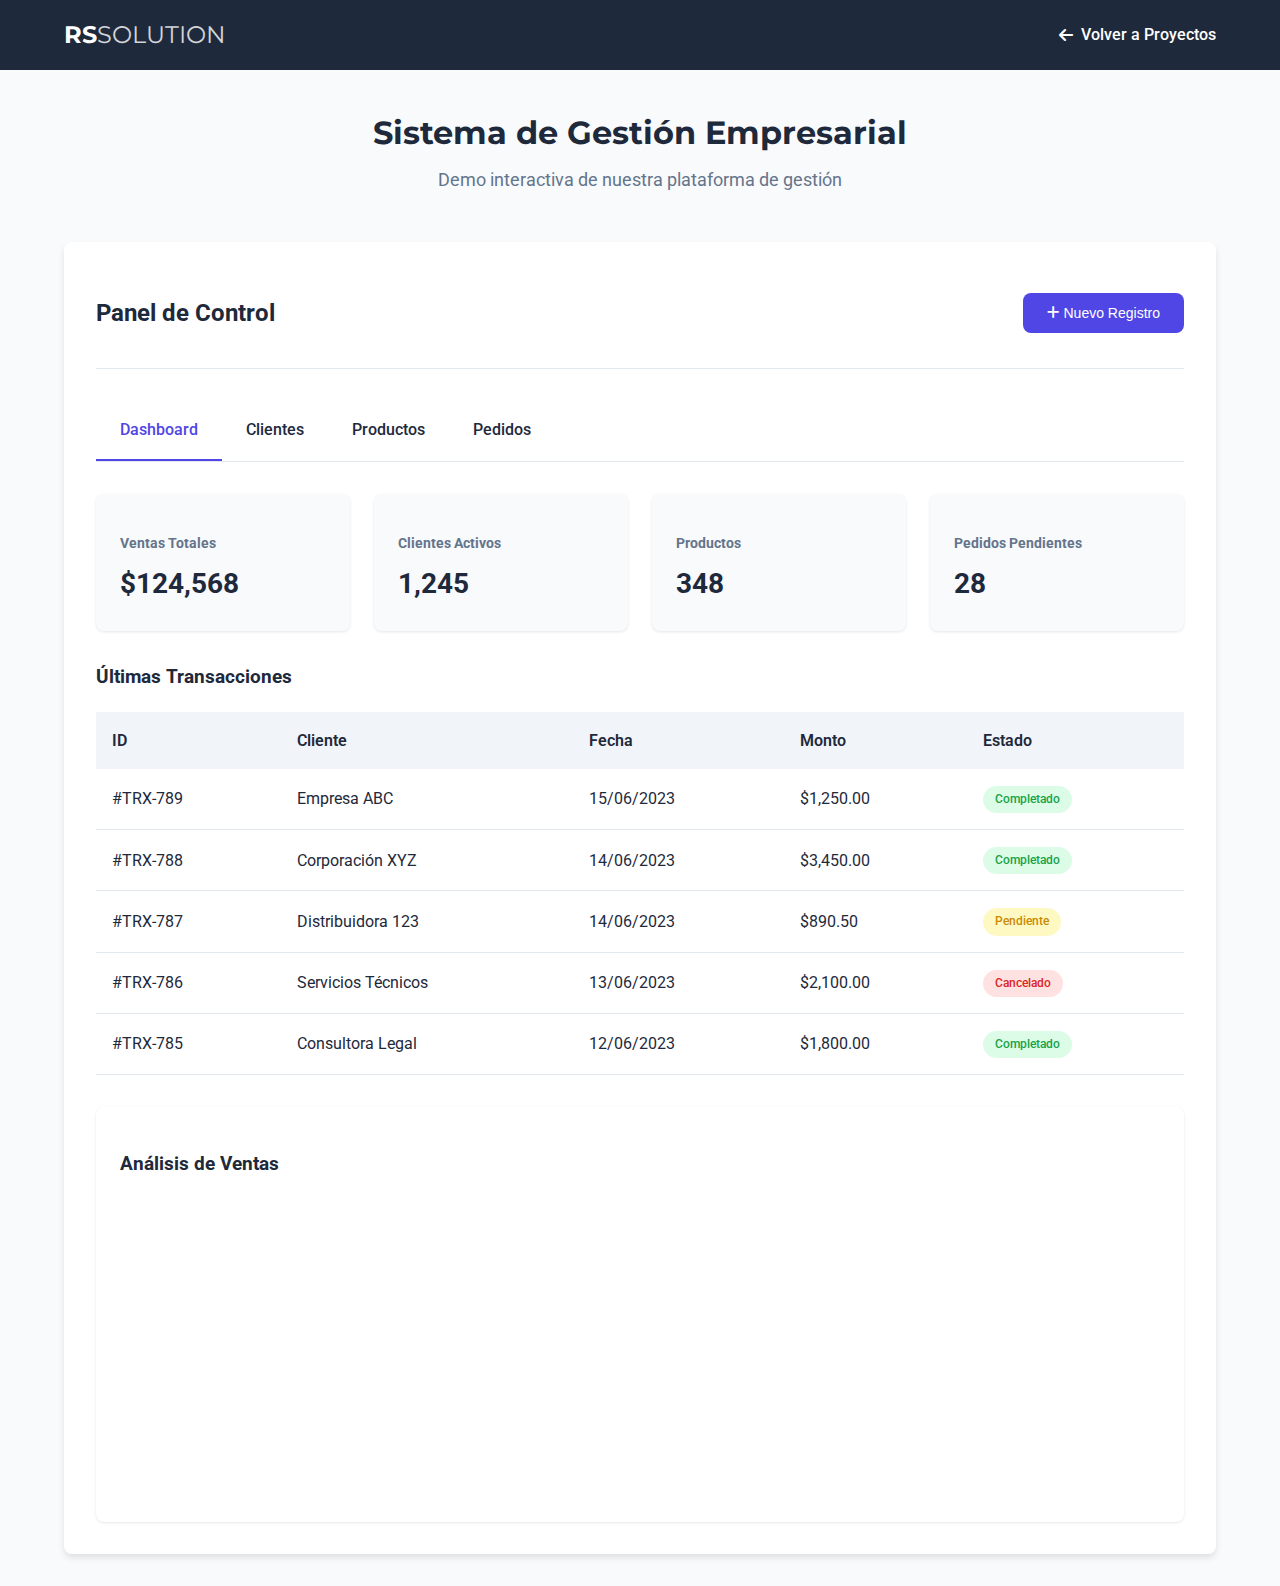
<file: demos/web-gestion/index.html>
<!DOCTYPE html>
<html lang="es">
<head>
    <meta charset="UTF-8">
    <meta name="viewport" content="width=device-width, initial-scale=1.0">
    <title>Demo - Sistema de Gestión Empresarial | RS SOLUTION</title>
    <link rel="stylesheet" href="../demo-styles.css">
    <link rel="stylesheet" href="https://cdnjs.cloudflare.com/ajax/libs/font-awesome/6.4.0/css/all.min.css">
    <link href="https://fonts.googleapis.com/css2?family=Roboto:wght@300;400;500;700&family=Montserrat:wght@400;500;600;700&display=swap" rel="stylesheet">
    <style>
        .dashboard {
            background-color: white;
            border-radius: var(--border-radius);
            box-shadow: var(--shadow-md);
            padding: 2rem;
            margin-bottom: 2rem;
        }
        .dashboard-header {
            display: flex;
            justify-content: space-between;
            align-items: center;
            margin-bottom: 2rem;
            padding-bottom: 1rem;
            border-bottom: 1px solid var(--border-color);
        }
        .stats-grid {
            display: grid;
            grid-template-columns: repeat(auto-fit, minmax(250px, 1fr));
            gap: 1.5rem;
            margin-bottom: 2rem;
        }
        .stat-card {
            background-color: #f8fafc;
            border-radius: var(--border-radius);
            padding: 1.5rem;
            box-shadow: var(--shadow-sm);
            transition: var(--transition);
        }
        .stat-card:hover {
            transform: translateY(-5px);
            box-shadow: var(--shadow-md);
        }
        .stat-card h3 {
            font-size: 0.875rem;
            color: var(--gray-color);
            margin-bottom: 0.5rem;
        }
        .stat-card .value {
            font-size: 1.75rem;
            font-weight: 700;
            color: var(--dark-color);
        }
        .data-table {
            width: 100%;
            border-collapse: collapse;
        }
        .data-table th {
            text-align: left;
            padding: 1rem;
            background-color: #f1f5f9;
            color: var(--dark-color);
            font-weight: 600;
        }
        .data-table td {
            padding: 1rem;
            border-bottom: 1px solid var(--border-color);
        }
        .status {
            display: inline-block;
            padding: 0.25rem 0.75rem;
            border-radius: 50px;
            font-size: 0.75rem;
            font-weight: 500;
        }
        .status-active {
            background-color: #dcfce7;
            color: #16a34a;
        }
        .status-pending {
            background-color: #fef9c3;
            color: #ca8a04;
        }
        .status-inactive {
            background-color: #fee2e2;
            color: #dc2626;
        }
        .tabs {
            display: flex;
            border-bottom: 1px solid var(--border-color);
            margin-bottom: 2rem;
        }
        .tab {
            padding: 1rem 1.5rem;
            cursor: pointer;
            font-weight: 500;
            border-bottom: 2px solid transparent;
        }
        .tab.active {
            color: var(--primary-color);
            border-bottom: 2px solid var(--primary-color);
        }
        .tab-content {
            display: none;
        }
        .tab-content.active {
            display: block;
        }
        .search-bar {
            display: flex;
            margin-bottom: 1.5rem;
        }
        .search-bar input {
            flex: 1;
            padding: 0.75rem 1rem;
            border: 1px solid var(--border-color);
            border-radius: var(--border-radius) 0 0 var(--border-radius);
            font-size: 0.875rem;
        }
        .search-bar button {
            padding: 0.75rem 1.5rem;
            background-color: var(--primary-color);
            color: white;
            border: none;
            border-radius: 0 var(--border-radius) var(--border-radius) 0;
            cursor: pointer;
        }
        .action-btn {
            background-color: transparent;
            border: none;
            color: var(--primary-color);
            cursor: pointer;
            font-size: 1rem;
            padding: 0.25rem;
        }
        .action-btn:hover {
            color: var(--secondary-color);
        }
    </style>
</head>
<body>
    <header class="demo-header">
        <div class="container">
            <div class="logo">
                <h1>RS<span>SOLUTION</span></h1>
            </div>
            <a href="../../index.html#proyectos" class="demo-back">
                <i class="fas fa-arrow-left"></i> Volver a Proyectos
            </a>
        </div>
    </header>

    <div class="demo-content">
        <div class="container">
            <div class="section-header">
                <h2>Sistema de Gestión Empresarial</h2>
                <p>Demo interactiva de nuestra plataforma de gestión</p>
            </div>

            <div class="dashboard">
                <div class="dashboard-header">
                    <h2>Panel de Control</h2>
                    <div>
                        <button class="btn btn-primary" id="newRecordBtn">
                            <i class="fas fa-plus"></i> Nuevo Registro
                        </button>
                    </div>
                </div>

                <div class="tabs">
                    <div class="tab active" data-tab="dashboard">Dashboard</div>
                    <div class="tab" data-tab="clients">Clientes</div>
                    <div class="tab" data-tab="products">Productos</div>
                    <div class="tab" data-tab="orders">Pedidos</div>
                </div>

                <div class="tab-content active" id="dashboard-content">
                    <div class="stats-grid">
                        <div class="stat-card">
                            <h3>Ventas Totales</h3>
                            <div class="value">$124,568</div>
                        </div>
                        <div class="stat-card">
                            <h3>Clientes Activos</h3>
                            <div class="value">1,245</div>
                        </div>
                        <div class="stat-card">
                            <h3>Productos</h3>
                            <div class="value">348</div>
                        </div>
                        <div class="stat-card">
                            <h3>Pedidos Pendientes</h3>
                            <div class="value">28</div>
                        </div>
                    </div>

                    <h3>Últimas Transacciones</h3>
                    <table class="data-table">
                        <thead>
                            <tr>
                                <th>ID</th>
                                <th>Cliente</th>
                                <th>Fecha</th>
                                <th>Monto</th>
                                <th>Estado</th>
                            </tr>
                        </thead>
                        <tbody>
                            <tr>
                                <td>#TRX-789</td>
                                <td>Empresa ABC</td>
                                <td>15/06/2023</td>
                                <td>$1,250.00</td>
                                <td><span class="status status-active">Completado</span></td>
                            </tr>
                            <tr>
                                <td>#TRX-788</td>
                                <td>Corporación XYZ</td>
                                <td>14/06/2023</td>
                                <td>$3,450.00</td>
                                <td><span class="status status-active">Completado</span></td>
                            </tr>
                            <tr>
                                <td>#TRX-787</td>
                                <td>Distribuidora 123</td>
                                <td>14/06/2023</td>
                                <td>$890.50</td>
                                <td><span class="status status-pending">Pendiente</span></td>
                            </tr>
                            <tr>
                                <td>#TRX-786</td>
                                <td>Servicios Técnicos</td>
                                <td>13/06/2023</td>
                                <td>$2,100.00</td>
                                <td><span class="status status-inactive">Cancelado</span></td>
                            </tr>
                            <tr>
                                <td>#TRX-785</td>
                                <td>Consultora Legal</td>
                                <td>12/06/2023</td>
                                <td>$1,800.00</td>
                                <td><span class="status status-active">Completado</span></td>
                            </tr>
                        </tbody>
                    </table>
                </div>

                <div class="tab-content" id="clients-content">
                    <div class="search-bar">
                        <input type="text" placeholder="Buscar clientes...">
                        <button><i class="fas fa-search"></i></button>
                    </div>
                    <table class="data-table">
                        <thead>
                            <tr>
                                <th>ID</th>
                                <th>Nombre</th>
                                <th>Email</th>
                                <th>Teléfono</th>
                                <th>Estado</th>
                                <th>Acciones</th>
                            </tr>
                        </thead>
                        <tbody>
                            <tr>
                                <td>#CLI-001</td>
                                <td>Empresa ABC</td>
                                <td>contacto@empresaabc.com</td>
                                <td>+123 456 7890</td>
                                <td><span class="status status-active">Activo</span></td>
                                <td>
                                    <button class="action-btn"><i class="fas fa-edit"></i></button>
                                    <button class="action-btn"><i class="fas fa-trash"></i></button>
                                </td>
                            </tr>
                            <tr>
                                <td>#CLI-002</td>
                                <td>Corporación XYZ</td>
                                <td>info@corpxyz.com</td>
                                <td>+123 456 7891</td>
                                <td><span class="status status-active">Activo</span></td>
                                <td>
                                    <button class="action-btn"><i class="fas fa-edit"></i></button>
                                    <button class="action-btn"><i class="fas fa-trash"></i></button>
                                </td>
                            </tr>
                            <tr>
                                <td>#CLI-003</td>
                                <td>Distribuidora 123</td>
                                <td>ventas@dist123.com</td>
                                <td>+123 456 7892</td>
                                <td><span class="status status-pending">En revisión</span></td>
                                <td>
                                    <button class="action-btn"><i class="fas fa-edit"></i></button>
                                    <button class="action-btn"><i class="fas fa-trash"></i></button>
                                </td>
                            </tr>
                            <tr>
                                <td>#CLI-004</td>
                                <td>Servicios Técnicos</td>
                                <td>soporte@servtec.com</td>
                                <td>+123 456 7893</td>
                                <td><span class="status status-inactive">Inactivo</span></td>
                                <td>
                                    <button class="action-btn"><i class="fas fa-edit"></i></button>
                                    <button class="action-btn"><i class="fas fa-trash"></i></button>
                                </td>
                            </tr>
                            <tr>
                                <td>#CLI-005</td>
                                <td>Consultora Legal</td>
                                <td>legal@consultora.com</td>
                                <td>+123 456 7894</td>
                                <td><span class="status status-active">Activo</span></td>
                                <td>
                                    <button class="action-btn"><i class="fas fa-edit"></i></button>
                                    <button class="action-btn"><i class="fas fa-trash"></i></button>
                                </td>
                            </tr>
                        </tbody>
                    </table>
                </div>

                <div class="tab-content" id="products-content">
                    <div class="search-bar">
                        <input type="text" placeholder="Buscar productos...">
                        <button><i class="fas fa-search"></i></button>
                    </div>
                    <table class="data-table">
                        <thead>
                            <tr>
                                <th>ID</th>
                                <th>Producto</th>
                                <th>Categoría</th>
                                <th>Precio</th>
                                <th>Stock</th>
                                <th>Acciones</th>
                            </tr>
                        </thead>
                        <tbody>
                            <tr>
                                <td>#PRD-001</td>
                                <td>Laptop Pro X5</td>
                                <td>Electrónica</td>
                                <td>$1,299.99</td>
                                <td>24</td>
                                <td>
                                    <button class="action-btn"><i class="fas fa-edit"></i></button>
                                    <button class="action-btn"><i class="fas fa-trash"></i></button>
                                </td>
                            </tr>
                            <tr>
                                <td>#PRD-002</td>
                                <td>Monitor UltraWide 34"</td>
                                <td>Electrónica</td>
                                <td>$499.99</td>
                                <td>15</td>
                                <td>
                                    <button class="action-btn"><i class="fas fa-edit"></i></button>
                                    <button class="action-btn"><i class="fas fa-trash"></i></button>
                                </td>
                            </tr>
                            <tr>
                                <td>#PRD-003</td>
                                <td>Teclado Mecánico RGB</td>
                                <td>Accesorios</td>
                                <td>$89.99</td>
                                <td>42</td>
                                <td>
                                    <button class="action-btn"><i class="fas fa-edit"></i></button>
                                    <button class="action-btn"><i class="fas fa-trash"></i></button>
                                </td>
                            </tr>
                            <tr>
                                <td>#PRD-004</td>
                                <td>Mouse Inalámbrico Pro</td>
                                <td>Accesorios</td>
                                <td>$49.99</td>
                                <td>38</td>
                                <td>
                                    <button class="action-btn"><i class="fas fa-edit"></i></button>
                                    <button class="action-btn"><i class="fas fa-trash"></i></button>
                                </td>
                            </tr>
                            <tr>
                                <td>#PRD-005</td>
                                <td>Auriculares Bluetooth</td>
                                <td>Audio</td>
                                <td>$129.99</td>
                                <td>27</td>
                                <td>
                                    <button class="action-btn"><i class="fas fa-edit"></i></button>
                                    <button class="action-btn"><i class="fas fa-trash"></i></button>
                                </td>
                            </tr>
                        </tbody>
                    </table>
                </div>

                <div class="tab-content" id="orders-content">
                    <div class="search-bar">
                        <input type="text" placeholder="Buscar pedidos...">
                        <button><i class="fas fa-search"></i></button>
                    </div>
                    <table class="data-table">
                        <thead>
                            <tr>
                                <th>ID</th>
                                <th>Cliente</th>
                                <th>Fecha</th>
                                <th>Total</th>
                                <th>Estado</th>
                                <th>Acciones</th>
                            </tr>
                        </thead>
                        <tbody>
                            <tr>
                                <td>#ORD-001</td>
                                <td>Empresa ABC</td>
                                <td>15/06/2023</td>
                                <td>$1,250.00</td>
                                <td><span class="status status-active">Entregado</span></td>
                                <td>
                                    <button class="action-btn"><i class="fas fa-eye"></i></button>
                                    <button class="action-btn"><i class="fas fa-print"></i></button>
                                </td>
                            </tr>
                            <tr>
                                <td>#ORD-002</td>
                                <td>Corporación XYZ</td>
                                <td>14/06/2023</td>
                                <td>$3,450.00</td>
                                <td><span class="status status-active">Entregado</span></td>
                                <td>
                                    <button class="action-btn"><i class="fas fa-eye"></i></button>
                                    <button class="action-btn"><i class="fas fa-print"></i></button>
                                </td>
                            </tr>
                            <tr>
                                <td>#ORD-003</td>
                                <td>Distribuidora 123</td>
                                <td>14/06/2023</td>
                                <td>$890.50</td>
                                <td><span class="status status-pending">En proceso</span></td>
                                <td>
                                    <button class="action-btn"><i class="fas fa-eye"></i></button>
                                    <button class="action-btn"><i class="fas fa-print"></i></button>
                                </td>
                            </tr>
                            <tr>
                                <td>#ORD-004</td>
                                <td>Servicios Técnicos</td>
                                <td>13/06/2023</td>
                                <td>$2,100.00</td>
                                <td><span class="status status-inactive">Cancelado</span></td>
                                <td>
                                    <button class="action-btn"><i class="fas fa-eye"></i></button>
                                    <button class="action-btn"><i class="fas fa-print"></i></button>
                                </td>
                            </tr>
                            <tr>
                                <td>#ORD-005</td>
                                <td>Consultora Legal</td>
                                <td>12/06/2023</td>
                                <td>$1,800.00</td>
                                <td><span class="status status-active">Entregado</span></td>
                                <td>
                                    <button class="action-btn"><i class="fas fa-eye"></i></button>
                                    <button class="action-btn"><i class="fas fa-print"></i></button>
                                </td>
                            </tr>
                        </tbody>
                    </table>
                </div>
            </div>
        </div>
    </div>

    <script>
        document.addEventListener('DOMContentLoaded', function() {
            // Tab functionality
            const tabs = document.querySelectorAll('.tab');
            const tabContents = document.querySelectorAll('.tab-content');
            
            tabs.forEach(tab => {
                tab.addEventListener('click', function() {
                    const tabId = this.getAttribute('data-tab');
                    
                    // Remove active class from all tabs and contents
                    tabs.forEach(t => t.classList.remove('active'));
                    tabContents.forEach(c => c.classList.remove('active'));
                    
                    // Add active class to current tab and content
                    this.classList.add('active');
                    document.getElementById(`${tabId}-content`).classList.add('active');
                });
            });
            
            // New record button functionality
            const newRecordBtn = document.getElementById('newRecordBtn');
            newRecordBtn.addEventListener('click', function() {
                alert('Funcionalidad para agregar un nuevo registro');
            });
            
            // Action buttons functionality
            const actionBtns = document.querySelectorAll('.action-btn');
            actionBtns.forEach(btn => {
                btn.addEventListener('click', function() {
                    const action = this.querySelector('i').classList.contains('fa-edit') ? 'editar' : 
                                  this.querySelector('i').classList.contains('fa-trash') ? 'eliminar' : 
                                  this.querySelector('i').classList.contains('fa-eye') ? 'ver detalles de' : 
                                  this.querySelector('i').classList.contains('fa-print') ? 'imprimir' : 'gestionar';
                    
                    const row = this.closest('tr');
                    const id = row.querySelector('td:first-child').textContent;
                    const name = row.querySelector('td:nth-child(2)').textContent;
                    
                    // Visual feedback
                    this.style.transform = 'scale(0.9)';
                    setTimeout(() => {
                        this.style.transform = 'scale(1)';
                    }, 200);
                    
                    // Show action message
                    alert(`Acción: ${action} ${id} (${name})`);
                });
            });
            
            // Search functionality
            const searchInputs = document.querySelectorAll('.search-bar input');
            searchInputs.forEach(input => {
                input.addEventListener('keyup', function() {
                    const searchTerm = this.value.toLowerCase();
                    const tableBody = this.closest('.tab-content').querySelector('tbody');
                    const rows = tableBody.querySelectorAll('tr');
                    
                    rows.forEach(row => {
                        const text = row.textContent.toLowerCase();
                        if(text.includes(searchTerm)) {
                            row.style.display = '';
                        } else {
                            row.style.display = 'none';
                        }
                    });
                });
            });
            
            // Add hover effect to table rows
            const tableRows = document.querySelectorAll('.data-table tbody tr');
            tableRows.forEach(row => {
                row.addEventListener('mouseenter', function() {
                    this.style.backgroundColor = '#f8fafc';
                });
                row.addEventListener('mouseleave', function() {
                    this.style.backgroundColor = '';
                });
            });
            
            // Add chart visualization (simulated)
            const addChartVisualization = () => {
                const dashboardContent = document.getElementById('dashboard-content');
                if (!dashboardContent.querySelector('.chart-container')) {
                    const chartContainer = document.createElement('div');
                    chartContainer.className = 'chart-container';
                    chartContainer.style.marginTop = '2rem';
                    chartContainer.style.padding = '1.5rem';
                    chartContainer.style.backgroundColor = 'white';
                    chartContainer.style.borderRadius = 'var(--border-radius)';
                    chartContainer.style.boxShadow = 'var(--shadow-sm)';
                    
                    chartContainer.innerHTML = `
                        <h3>Análisis de Ventas</h3>
                        <div style="height: 300px; background-image: url('https://i.imgur.com/ZZSgQYV.png'); background-size: contain; background-position: center; background-repeat: no-repeat;"></div>
                    `;
                    
                    dashboardContent.appendChild(chartContainer);
                }
            };
            
            // Call the function to add chart visualization
            addChartVisualization();
            
            // Simulate data loading
            const simulateLoading = () => {
                const loadingOverlay = document.createElement('div');
                loadingOverlay.style.position = 'fixed';
                loadingOverlay.style.top = '0';
                loadingOverlay.style.left = '0';
                loadingOverlay.style.width = '100%';
                loadingOverlay.style.height = '100%';
                loadingOverlay.style.backgroundColor = 'rgba(255, 255, 255, 0.8)';
                loadingOverlay.style.display = 'flex';
                loadingOverlay.style.justifyContent = 'center';
                loadingOverlay.style.alignItems = 'center';
                loadingOverlay.style.zIndex = '9999';
                
                const spinner = document.createElement('div');
                spinner.innerHTML = '<i class="fas fa-spinner fa-spin" style="font-size: 3rem; color: var(--primary-color);"></i>';
                loadingOverlay.appendChild(spinner);
                
                document.body.appendChild(loadingOverlay);
                
                setTimeout(() => {
                    document.body.removeChild(loadingOverlay);
                }, 800);
            };
            
            // Simulate loading when changing tabs
            tabs.forEach(tab => {
                tab.addEventListener('click', simulateLoading);
            });
        });
    </script>
</body>
</html>
</file>
<file: demos/demo-styles.css>
/* Common styles for all demos */
:root {
    --primary-color: #4f46e5;
    --secondary-color: #3730a3;
    --dark-color: #1e293b;
    --gray-color: #64748b;
    --light-color: #f8fafc;
    --border-color: #e2e8f0;
    --success-color: #10b981;
    --danger-color: #ef4444;
    --warning-color: #f59e0b;
    --border-radius: 8px;
    --shadow-sm: 0 1px 3px rgba(0,0,0,0.1);
    --shadow-md: 0 4px 6px rgba(0,0,0,0.1);
    --shadow-lg: 0 10px 15px rgba(0,0,0,0.1);
    --transition: all 0.3s ease;
}

body {
    font-family: 'Roboto', sans-serif;
    margin: 0;
    padding: 0;
    color: var(--dark-color);
    background-color: #f8fafc;
    line-height: 1.6;
}

.container {
    width: 90%;
    max-width: 1200px;
    margin: 0 auto;
}

.section-header {
    text-align: center;
    margin-bottom: 3rem;
}

.section-header h2 {
    font-family: 'Montserrat', sans-serif;
    font-size: 2rem;
    font-weight: 700;
    margin-bottom: 0.5rem;
    color: var(--dark-color);
}

.section-header p {
    font-size: 1.1rem;
    color: var(--gray-color);
    max-width: 600px;
    margin: 0 auto;
}

.btn {
    display: inline-block;
    padding: 0.75rem 1.5rem;
    border-radius: var(--border-radius);
    font-weight: 500;
    text-decoration: none;
    cursor: pointer;
    transition: var(--transition);
    font-size: 0.875rem;
}

.btn-primary {
    background-color: var(--primary-color);
    color: white;
    border: none;
}

.btn-primary:hover {
    background-color: var(--secondary-color);
}

.btn-secondary {
    background-color: white;
    color: var(--primary-color);
    border: 1px solid var(--primary-color);
}

.btn-secondary:hover {
    background-color: var(--light-color);
}

.btn-outline {
    background-color: transparent;
    color: var(--primary-color);
    border: 1px solid var(--primary-color);
}

.btn-outline:hover {
    background-color: var(--primary-color);
    color: white;
}

/* Demo header styles */
.demo-header {
    background-color: var(--dark-color);
    color: white;
    padding: 1rem 0;
    position: fixed;
    width: 100%;
    top: 0;
    z-index: 1000;
}

.demo-header .container {
    display: flex;
    justify-content: space-between;
    align-items: center;
}

.logo h1 {
    font-family: 'Montserrat', sans-serif;
    font-weight: 700;
    font-size: 1.5rem;
    margin: 0;
}

.logo span {
    font-weight: 400;
    opacity: 0.8;
}

.demo-content {
    padding-top: 80px;
    min-height: 100vh;
}

.demo-back {
    display: flex;
    align-items: center;
    gap: 0.5rem;
    color: white;
    font-weight: 500;
    text-decoration: none;
}

.demo-back:hover {
    opacity: 0.8;
}

/* Responsive styles */
@media (max-width: 768px) {
    .section-header h2 {
        font-size: 1.75rem;
    }
    
    .section-header p {
        font-size: 1rem;
    }
    
    .container {
        width: 95%;
    }
}
</file>
<file: css/styles.css>
/* Variables y Reset */
:root {
    --primary-color: #3498db;
    --secondary-color: #2ecc71;
    --accent-color: #9b59b6;
    --dark-color: #2c3e50;
    --light-color: #ecf0f1;
    --text-color: #333;
    --text-light: #f8f9fa;
    --gradient-primary: linear-gradient(135deg, #3498db, #9b59b6);
    --gradient-secondary: linear-gradient(135deg, #2ecc71, #3498db);
    --shadow-sm: 0 2px 4px rgba(0, 0, 0, 0.1);
    --shadow-md: 0 4px 8px rgba(0, 0, 0, 0.12);
    --shadow-lg: 0 10px 20px rgba(0, 0, 0, 0.15);
    --transition-fast: 0.3s ease;
    --transition-normal: 0.5s ease;
    --transition-slow: 0.8s ease;
    --border-radius-sm: 4px;
    --border-radius-md: 8px;
    --border-radius-lg: 16px;
    --font-primary: 'Poppins', sans-serif;
    --font-secondary: 'Montserrat', sans-serif;
    --font-tertiary: 'Roboto', sans-serif;
}

* {
    margin: 0;
    padding: 0;
    box-sizing: border-box;
}

html {
    scroll-behavior: smooth;
}

body {
    font-family: var(--font-primary);
    color: var(--text-color);
    background-color: #f8f9fa;
    line-height: 1.6;
    overflow-x: hidden;
    position: relative;
}

/* Particles container */
.particles-container {
    position: fixed;
    top: 0;
    left: 0;
    width: 100%;
    height: 100%;
    z-index: -1;
}

/* Glass effect for cards and elements */
.glass-effect {
    background: rgba(255, 255, 255, 0.1);
    backdrop-filter: blur(10px);
    -webkit-backdrop-filter: blur(10px);
    border: 1px solid rgba(255, 255, 255, 0.2);
    box-shadow: 0 8px 32px rgba(0, 0, 0, 0.1);
}

.glass-card {
    background: rgba(255, 255, 255, 0.7);
    backdrop-filter: blur(10px);
    -webkit-backdrop-filter: blur(10px);
    border-radius: var(--border-radius-md);
    border: 1px solid rgba(255, 255, 255, 0.2);
    box-shadow: var(--shadow-md);
    transition: transform var(--transition-fast), box-shadow var(--transition-fast);
    position: relative;
    overflow: hidden;
}

.glass-card:hover {
    transform: translateY(-5px);
    box-shadow: var(--shadow-lg);
}

/* Gradient text effect */
.gradient-text {
    background: var(--gradient-primary);
    -webkit-background-clip: text;
    background-clip: text;
    color: transparent;
    display: inline-block;
}

/* Container */
.container {
    width: 90%;
    max-width: 1200px;
    margin: 0 auto;
    padding: 0 20px;
}

/* Header and Navigation */
header {
    position: fixed;
    top: 0;
    left: 0;
    width: 100%;
    z-index: 1000;
    padding: 15px 0;
    transition: all var(--transition-fast);
}

header.scrolled {
    background: rgba(255, 255, 255, 0.9);
    box-shadow: var(--shadow-md);
}

.logo h1 {
    font-family: var(--font-secondary);
    font-weight: 700;
    font-size: 1.8rem;
    letter-spacing: 1px;
}

.logo span {
    font-weight: 400;
}

nav {
    display: flex;
    align-items: center;
}

.menu {
    display: flex;
    list-style: none;
}

.menu li {
    margin-left: 30px;
}

.menu a {
    color: var(--text-color);
    text-decoration: none;
    font-weight: 500;
    font-size: 0.95rem;
    position: relative;
    padding: 5px 0;
    transition: color var(--transition-fast);
}

.menu a::after {
    content: '';
    position: absolute;
    bottom: 0;
    left: 0;
    width: 0;
    height: 2px;
    background: var(--gradient-primary);
    transition: width var(--transition-fast);
}

.menu a:hover {
    color: var(--primary-color);
}

.menu a:hover::after {
    width: 100%;
}

.menu-toggle {
    display: none;
    cursor: pointer;
    font-size: 1.5rem;
}

/* Hero Section */
.hero {
    padding: 180px 0 100px;
    position: relative;
    overflow: hidden;
}

.hero::before {
    content: '';
    position: absolute;
    top: -50%;
    right: -50%;
    width: 100%;
    height: 100%;
    background: radial-gradient(circle, rgba(52, 152, 219, 0.1) 0%, rgba(255, 255, 255, 0) 70%);
    z-index: -1;
}

.hero-content {
    max-width: 600px;
}

.hero-content h1 {
    font-size: 3.5rem;
    line-height: 1.2;
    margin-bottom: 20px;
    font-weight: 700;
}

.hero-content h2 {
    font-size: 1.8rem;
    margin-bottom: 15px;
    font-weight: 500;
    color: var(--dark-color);
}

.hero-content p {
    font-size: 1.1rem;
    margin-bottom: 30px;
    color: var(--text-color);
}

.hero-buttons {
    display: flex;
    gap: 15px;
}

.btn {
    display: inline-block;
    padding: 12px 30px;
    border-radius: var(--border-radius-md);
    text-decoration: none;
    font-weight: 500;
    font-size: 1rem;
    transition: all var(--transition-fast);
    cursor: pointer;
    border: none;
    text-align: center;
}

.btn-primary {
    background: var(--gradient-primary);
    color: white;
    box-shadow: 0 4px 15px rgba(52, 152, 219, 0.4);
}

.btn-secondary {
    background: white;
    color: var(--primary-color);
    border: 1px solid var(--primary-color);
}

.btn-outline {
    background: transparent;
    color: var(--primary-color);
    border: 1px solid var(--primary-color);
}

.btn-primary:hover {
    box-shadow: 0 6px 20px rgba(52, 152, 219, 0.6);
    transform: translateY(-2px);
}

.btn-secondary:hover, .btn-outline:hover {
    background: rgba(52, 152, 219, 0.1);
    transform: translateY(-2px);
}

.hero-image {
    position: relative;
}

.hero-image img {
    max-width: 100%;
    height: auto;
}

/* Floating animation for hero image */
.floating-animation {
    animation: floating 6s ease-in-out infinite;
}

@keyframes floating {
    0% { transform: translateY(0px); }
    50% { transform: translateY(-20px); }
    100% { transform: translateY(0px); }
}

/* Scroll indicator */
.scroll-indicator {
    position: absolute;
    bottom: 30px;
    left: 50%;
    transform: translateX(-50%);
    display: flex;
    flex-direction: column;
    align-items: center;
    opacity: 0.7;
}

.mouse {
    width: 30px;
    height: 50px;
    border: 2px solid var(--dark-color);
    border-radius: 20px;
    position: relative;
}

.wheel {
    width: 6px;
    height: 6px;
    background: var(--dark-color);
    border-radius: 50%;
    position: absolute;
    top: 10px;
    left: 50%;
    transform: translateX(-50%);
    animation: scroll 2s infinite;
}

@keyframes scroll {
    0% { opacity: 1; top: 10px; }
    100% { opacity: 0; top: 30px; }
}

.scroll-arrow {
    width: 10px;
    height: 10px;
    border-right: 2px solid var(--dark-color);
    border-bottom: 2px solid var(--dark-color);
    transform: rotate(45deg);
    margin-top: 10px;
    animation: arrow 2s infinite;
}

@keyframes arrow {
    0% { opacity: 0; }
    50% { opacity: 1; }
    100% { opacity: 0; }
}

/* Section Headers */
.section-header {
    text-align: center;
    margin-bottom: 60px;
}

.section-header h2 {
    font-size: 2.5rem;
    margin-bottom: 15px;
    font-weight: 700;
}

.section-header p {
    font-size: 1.1rem;
    color: var(--text-color);
    max-width: 700px;
    margin: 0 auto;
}

/* Services Section */
.services {
    padding: 100px 0;
    background-color: #f8f9fa;
    position: relative;
}

.services::before {
    content: '';
    position: absolute;
    top: 0;
    left: 0;
    width: 100%;
    height: 100%;
    background: linear-gradient(135deg, rgba(52, 152, 219, 0.05) 0%, rgba(46, 204, 113, 0.05) 100%);
    z-index: -1;
}

.services-grid {
    display: grid;
    grid-template-columns: repeat(auto-fill, minmax(300px, 1fr));
    gap: 30px;
}

.service-card {
    padding: 40px 30px;
    text-align: center;
    position: relative;
    z-index: 1;
}

.service-icon {
    width: 80px;
    height: 80px;
    margin: 0 auto 25px;
    display: flex;
    align-items: center;
    justify-content: center;
    background: var(--gradient-primary);
    border-radius: 50%;
    color: white;
    font-size: 2rem;
    position: relative;
    overflow: hidden;
}

.service-icon::before {
    content: '';
    position: absolute;
    top: 0;
    left: -100%;
    width: 100%;
    height: 100%;
    background: rgba(255, 255, 255, 0.2);
    transform: skewX(-25deg);
    transition: all 0.5s;
}

.service-card:hover .service-icon::before {
    left: 100%;
}

.service-card h3 {
    font-size: 1.4rem;
    margin-bottom: 15px;
    font-weight: 600;
    color: var(--dark-color);
}

.service-card p {
    color: var(--text-color);
    font-size: 0.95rem;
}

.card-hover-effect {
    position: absolute;
    bottom: 0;
    left: 0;
    width: 100%;
    height: 3px;
    background: var(--gradient-primary);
    transform: scaleX(0);
    transform-origin: left;
    transition: transform var(--transition-normal);
}

.service-card:hover .card-hover-effect {
    transform: scaleX(1);
}

/* Technologies Section */
.technologies {
    padding: 100px 0;
    background-color: white;
    position: relative;
    overflow: hidden;
}

.tech-background-effect {
    position: absolute;
    top: -50%;
    right: -50%;
    width: 100%;
    height: 100%;
    background: radial-gradient(circle, rgba(155, 89, 182, 0.05) 0%, rgba(255, 255, 255, 0) 70%);
    z-index: -1;
}

.tech-container {
    display: flex;
    flex-direction: column;
    gap: 50px;
}

.tech-category {
    background: rgba(255, 255, 255, 0.8);
    border-radius: var(--border-radius-md);
    padding: 30px;
    box-shadow: var(--shadow-md);
    transition: transform var(--transition-fast);
}

.tech-category:hover {
    transform: translateY(-5px);
    box-shadow: var(--shadow-lg);
}

.tech-category h3 {
    font-size: 1.5rem;
    margin-bottom: 20px;
    color: var(--dark-color);
    position: relative;
    display: inline-block;
    padding-bottom: 10px;
}

.tech-category h3::after {
    content: '';
    position: absolute;
    bottom: 0;
    left: 0;
    width: 50px;
    height: 3px;
    background: var(--gradient-primary);
}

.tech-icons {
    display: flex;
    flex-wrap: wrap;
    gap: 25px;
    justify-content: center;
}

.tech-icon {
    display: flex;
    flex-direction: column;
    align-items: center;
    gap: 10px;
}

.tech-icon img {
    width: 60px;
    height: 60px;
    transition: transform var(--transition-fast);
}

.tech-icon span {
    font-size: 0.85rem;
    color: var(--text-color);
}

.tech-logo-animation {
    animation: pulse 2s infinite;
}

@keyframes pulse {
    0% { transform: scale(1); }
    50% { transform: scale(1.1); }
    100% { transform: scale(1); }
}

.tech-icon:hover img {
    transform: translateY(-5px);
}

/* Projects Section */
.projects {
    padding: 100px 0;
    background-color: #f8f9fa;
    position: relative;
}

.project-filters {
    display: flex;
    justify-content: center;
    gap: 15px;
    margin-bottom: 40px;
    flex-wrap: wrap;
}

.filter-btn {
    padding: 8px 20px;
    background: transparent;
    border: 1px solid var(--primary-color);
    border-radius: var(--border-radius-sm);
    color: var(--text-color);
    cursor: pointer;
    font-size: 0.9rem;
    transition: all var(--transition-fast);
}

.filter-btn.active, .filter-btn:hover {
    background: var(--gradient-primary);
    color: white;
    box-shadow: var(--shadow-sm);
}

.projects-grid {
    display: grid;
    grid-template-columns: repeat(auto-fill, minmax(350px, 1fr));
    gap: 30px;
}

.modern-card {
    border-radius: var(--border-radius-md);
    overflow: hidden;
    background: white;
    box-shadow: var(--shadow-md);
    transition: transform var(--transition-fast), box-shadow var(--transition-fast);
}

.modern-card:hover {
    transform: translateY(-10px);
    box-shadow: var(--shadow-lg);
}

.project-image {
    position: relative;
    overflow: hidden;
    height: 220px;
}

.project-image img {
    width: 100%;
    height: 100%;
    object-fit: cover;
    transition: transform var(--transition-normal);
}

.modern-card:hover .project-image img {
    transform: scale(1.1);
}

.project-overlay {
    position: absolute;
    top: 0;
    left: 0;
    width: 100%;
    height: 100%;
    background: linear-gradient(to top, rgba(0, 0, 0, 0.7) 0%, rgba(0, 0, 0, 0) 60%);
    opacity: 0;
    transition: opacity var(--transition-fast);
    display: flex;
    align-items: flex-end;
    padding: 20px;
}

.modern-card:hover .project-overlay {
    opacity: 1;
}

.project-tech {
    display: flex;
    flex-wrap: wrap;
    gap: 8px;
}

.project-tech span {
    padding: 5px 10px;
    background: rgba(255, 255, 255, 0.2);
    border-radius: var(--border-radius-sm);
    font-size: 0.75rem;
    color: white;
    backdrop-filter: blur(5px);
}

.project-info {
    padding: 25px;
}

.project-info h3 {
    font-size: 1.3rem;
    margin-bottom: 10px;
    color: var(--dark-color);
}

.project-info p {
    font-size: 0.95rem;
    color: var(--text-color);
    margin-bottom: 20px;
}

.projects-cta {
    text-align: center;
    margin-top: 60px;
}

/* Glow effect for buttons */
.glow-effect {
    position: relative;
    z-index: 1;
    overflow: hidden;
}

.glow-effect::after {
    content: '';
    position: absolute;
    top: -50%;
    left: -50%;
    width: 200%;
    height: 200%;
    background: radial-gradient(circle, rgba(255, 255, 255, 0.3) 0%, rgba(255, 255, 255, 0) 70%);
    opacity: 0;
    transition: opacity var(--transition-fast);
    z-index: -1;
}

.glow-effect:hover::after {
    opacity: 1;
}

/* Pulse animation for buttons */
.pulse-effect {
    animation: pulse-animation 2s infinite;
}

@keyframes pulse-animation {
    0% { box-shadow: 0 0 0 0 rgba(52, 152, 219, 0.4); }
    70% { box-shadow: 0 0 0 15px rgba(52, 152, 219, 0); }
    100% { box-shadow: 0 0 0 0 rgba(52, 152, 219, 0); }
}

/* Devices Section */
.devices {
    padding: 100px 0;
    background-color: white;
    position: relative;
}

.devices-showcase {
    display: grid;
    grid-template-columns: repeat(auto-fill, minmax(180px, 1fr));
    gap: 30px;
    margin-bottom: 80px;
}

.device {
    text-align: center;
    transition: transform var(--transition-fast);
}

.device:hover {
    transform: translateY(-10px);
}

.device-icon {
    width: 80px;
    height: 80px;
    margin: 0 auto 20px;
    display: flex;
    align-items: center;
    justify-content: center;
    background: var(--gradient-secondary);
    border-radius: 50%;
    color: white;
    font-size: 2rem;
}

.device h3 {
    font-size: 1.2rem;
    margin-bottom: 5px;
    color: var(--dark-color);
}

.device p {
    font-size: 0.9rem;
    color: var(--text-color);
}

.device-demo {
    display: flex;
    align-items: center;
    gap: 50px;
    flex-wrap: wrap;
}

.device-mockups {
    flex: 1;
    min-width: 300px;
    position: relative;
    height: 400px;
}

.mockup {
    position: absolute;
    border-radius: 10px;
    overflow: hidden;
    box-shadow: var(--shadow-lg);
    transition: transform var(--transition-normal);
}

.mockup-desktop {
    width: 70%;
    height: 60%;
    top: 0;
    left: 0;
    z-index: 1;
    background: #333;
    padding: 15px 15px 40px;
    border-radius: 10px;
}

.mockup-tablet {
    width: 40%;
    height: 50%;
    top: 20%;
    right: 0;
    z-index: 2;
    background: #333;
    padding: 15px;
    border-radius: 10px;
}

.mockup-mobile {
    width: 20%;
    height: 40%;
    bottom: 0;
    left: 30%;
    z-index: 3;
    background: #333;
    padding: 10px 5px;
    border-radius: 10px;
}

.mockup-screen {
    width: 100%;
    height: 100%;
    overflow: hidden;
    border-radius: 3px;
}

.mockup-screen img {
    width: 100%;
    height: 100%;
    object-fit: cover;
}

.device-mockups:hover .mockup-desktop {
    transform: translateY(-10px);
}

.device-mockups:hover .mockup-tablet {
    transform: translateY(10px) translateX(-10px);
}

.device-mockups:hover .mockup-mobile {
    transform: translateY(-15px) translateX(10px);
}

.device-info {
    flex: 1;
    min-width: 300px;
}

.device-info h3 {
    font-size: 1.8rem;
    margin-bottom: 20px;
    color: var(--dark-color);
}

.device-info p {
    font-size: 1.1rem;
    margin-bottom: 30px;
    color: var(--text-color);
}

/* Contact Section */
.contact {
    padding: 100px 0;
    background-color: #f8f9fa;
    position: relative;
}

.contact-container {
    display: flex;
    gap: 40px;
    flex-wrap: wrap;
}

.contact-info, .contact-form {
    flex: 1;
    min-width: 300px;
    padding: 40px;
}

.info-item {
    display: flex;
    align-items: flex-start;
    margin-bottom: 30px;
}

.info-item i {
    font-size: 1.5rem;
    color: var(--primary-color);
    margin-right: 20px;
    margin-top: 5px;
}

.info-item h3 {
    font-size: 1.2rem;
    margin-bottom: 5px;
    color: var(--dark-color);
}

.info-item p {
    font-size: 1rem;
    color: var(--text-color);
}

.social-media {
    display: flex;
    gap: 15px;
    margin-top: 40px;
}

.social-icon {
    width: 40px;
    height: 40px;
    display: flex;
    align-items: center;
    justify-content: center;
    background: var(--gradient-primary);
    color: white;
    border-radius: 50%;
    font-size: 1rem;
    transition: transform var(--transition-fast);
    text-decoration: none;
}

.social-icon:hover {
    transform: translateY(-5px);
}

.form-group {
    margin-bottom: 25px;
}

.form-group label {
    display: block;
    margin-bottom: 8px;
    font-size: 0.95rem;
    color: var(--dark-color);
}

.form-group input, .form-group textarea {
    width: 100%;
    padding: 12px 15px;
    border: 1px solid rgba(0, 0, 0, 0.1);
    border-radius: var(--border-radius-md);
    font-family: var(--font-primary);
    font-size: 1rem;
    transition: border-color var(--transition-fast), box-shadow var(--transition-fast);
    background: rgba(255, 255, 255, 0.8);
}

.form-group input:focus, .form-group textarea:focus {
    outline: none;
    border-color: var(--primary-color);
    box-shadow: 0 0 0 3px rgba(52, 152, 219, 0.2);
}

/* Footer */
.modern-footer {
    background-color: var(--dark-color);
    color: white;
    padding: 80px 0 30px;
    position: relative;
    overflow: hidden;
}

.modern-footer::before {
    content: '';
    position: absolute;
    top: 0;
    left: 0;
    width: 100%;
    height: 5px;
    background: var(--gradient-primary);
}

.footer-content {
    display: flex;
    flex-wrap: wrap;
    gap: 40px;
    margin-bottom: 60px;
}

.footer-logo {
    flex: 1;
    min-width: 250px;
}

.footer-logo h2 {
    font-size: 1.8rem;
    margin-bottom: 15px;
}

.footer-logo span {
    font-weight: 400;
}

.footer-logo p {
    font-size: 1rem;
    color: rgba(255, 255, 255, 0.7);
}

.footer-links {
    flex: 2;
    display: flex;
    flex-wrap: wrap;
    gap: 40px;
}

.footer-column {
    flex: 1;
    min-width: 150px;
}

.footer-column h3 {
    font-size: 1.2rem;
    margin-bottom: 20px;
    position: relative;
    padding-bottom: 10px;
}

.footer-column h3::after {
    content: '';
    position: absolute;
    bottom: 0;
    left: 0;
    width: 30px;
    height: 2px;
    background: var(--gradient-primary);
}

.footer-column ul {
    list-style: none;
}

.footer-column ul li {
    margin-bottom: 10px;
}

.footer-column ul li a {
    color: rgba(255, 255, 255, 0.7);
    text-decoration: none;
    transition: color var(--transition-fast);
    font-size: 0.95rem;
}

.footer-column ul li a:hover {
    color: white;
}

.footer-bottom {
    text-align: center;
    padding-top: 30px;
    border-top: 1px solid rgba(255, 255, 255, 0.1);
}

.footer-bottom p {
    font-size: 0.9rem;
    color: rgba(255, 255, 255, 0.7);
}

/* Responsive Styles */
@media (max-width: 1024px) {
    .hero-content h1 {
        font-size: 3rem;
    }
    
    .hero-content h2 {
        font-size: 1.5rem;
    }
    
    .section-header h2 {
        font-size: 2.2rem;
    }
}

@media (max-width: 768px) {
    header .container {
        display: flex;
        justify-content: space-between;
        align-items: center;
    }
    
    .menu {
        position: fixed;
        top: 0;
        right: -100%;
        width: 70%;
        height: 100vh;
        background: white;
        flex-direction: column;
        align-items: center;
        justify-content: center;
        transition: right var(--transition-normal);
        box-shadow: var(--shadow-lg);
        z-index: 1000;
    }
    
    .menu.active {
        right: 0;
    }
    
    .menu li {
        margin: 15px 0;
    }
    
    .menu-toggle {
        display: block;
        z-index: 1001;
    }
    
    .hero {
        padding: 150px 0 80px;
        text-align: center;
    }
    
    .hero .container {
        flex-direction: column;
    }
    
    .hero-content {
        margin: 0 auto 50px;
    }
    
    .hero-content h1 {
        font-size: 2.5rem;
    }
    
    .hero-buttons {
        justify-content: center;
    }
    
    .services-grid, .projects-grid {
        grid-template-columns: repeat(auto-fill, minmax(250px, 1fr));
    }
    
    .device-demo {
        flex-direction: column;
    }
    
    .device-mockups {
        margin-bottom: 40px;
    }
}

@media (max-width: 480px) {
    .hero-content h1 {
        font-size: 2rem;
    }
    
    .hero-content h2 {
        font-size: 1.2rem;
    }
    
    .section-header h2 {
        font-size: 1.8rem;
    }
    
    .btn {
        padding: 10px 20px;
        font-size: 0.9rem;
    }
    
    .services-grid, .projects-grid {
        grid-template-columns: 1fr;
    }
    
    .project-filters {
        flex-direction: column;
        align-items: center;
    }
    
    .filter-btn {
        width: 100%;
        text-align: center;
    }
}
</file>
